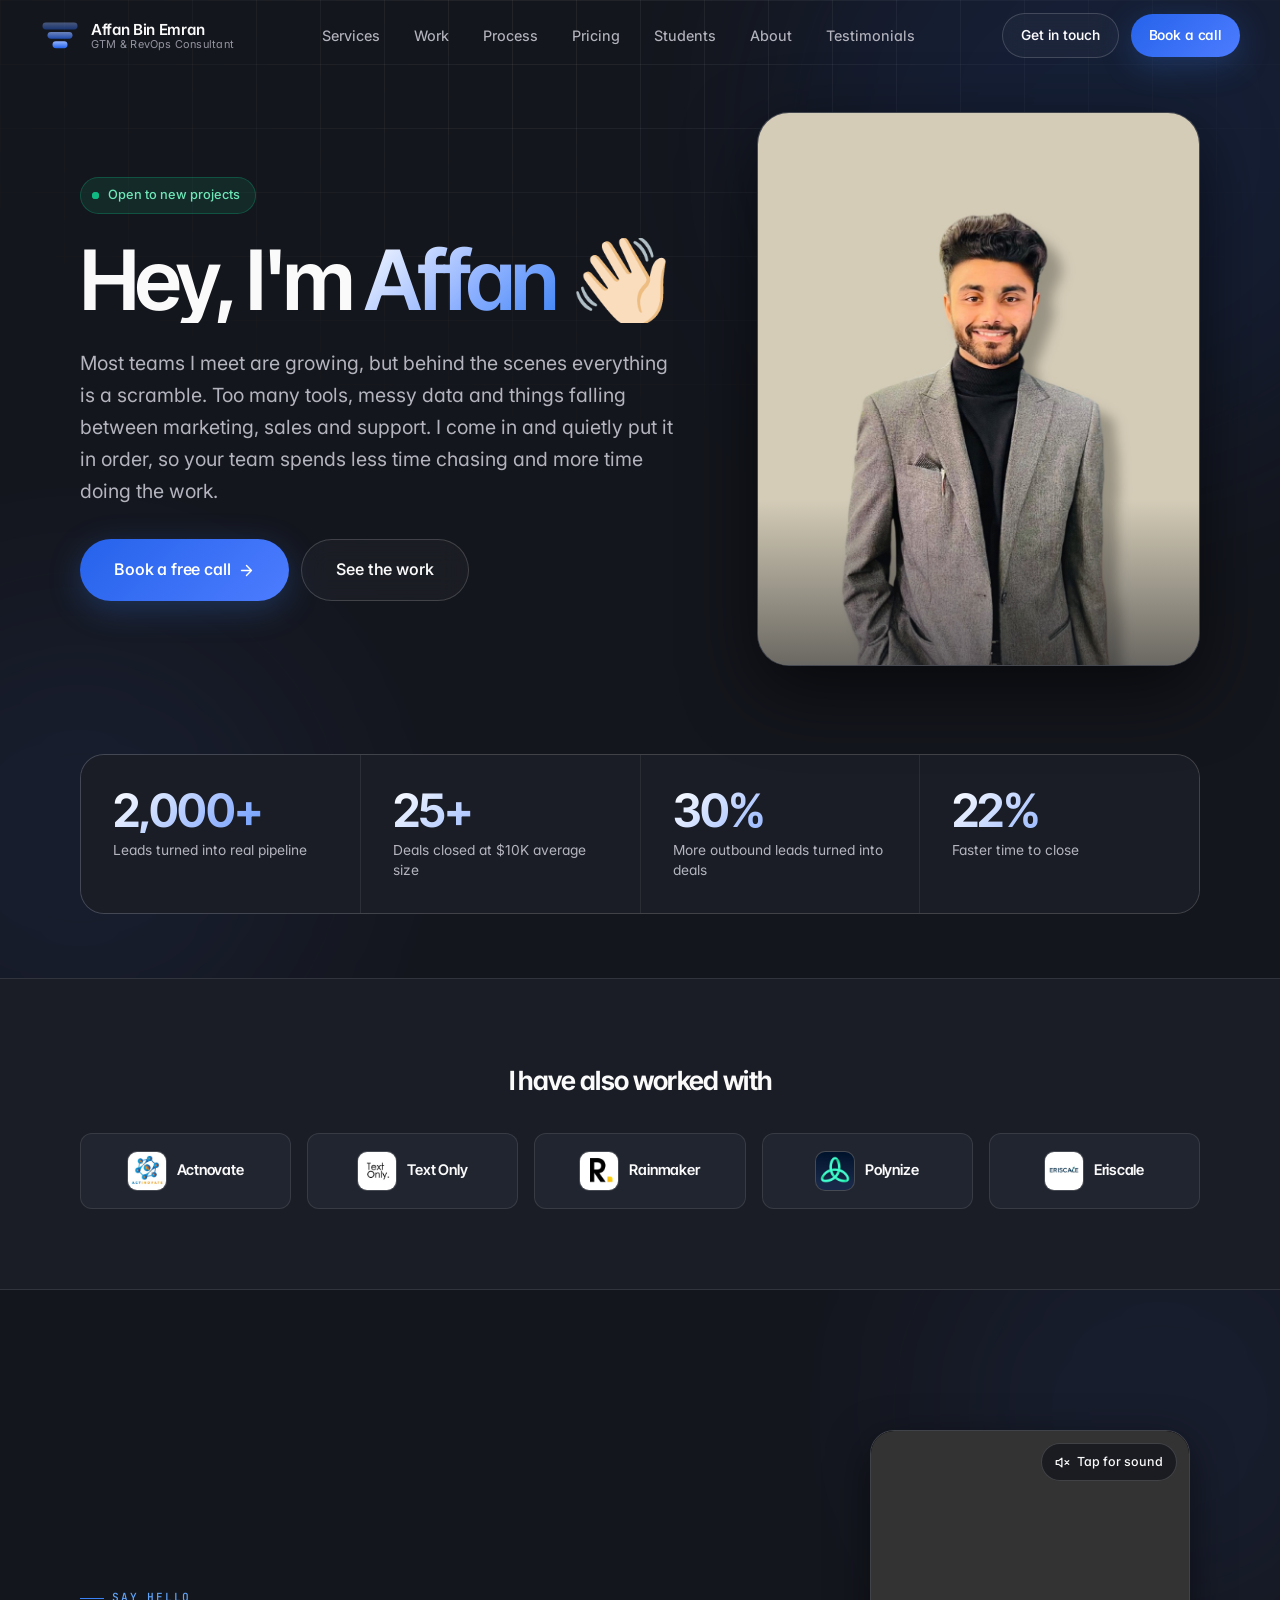
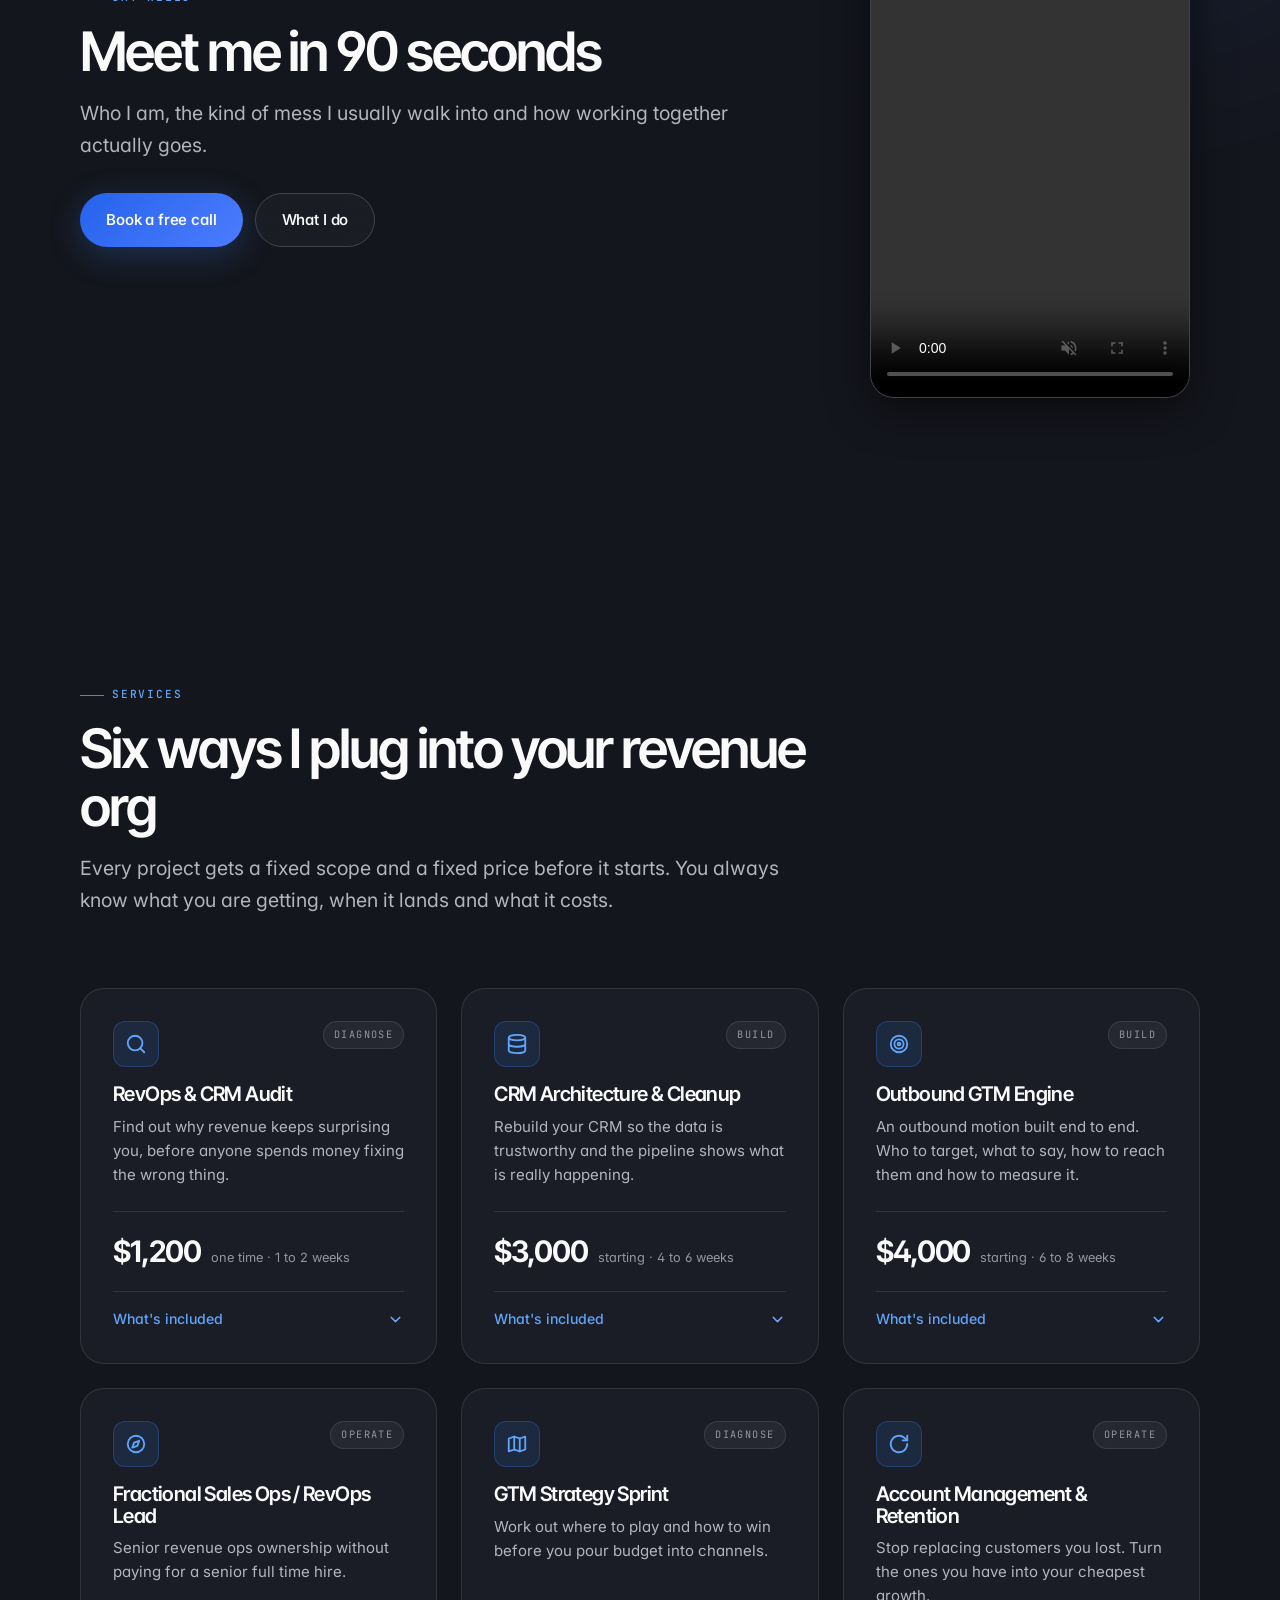
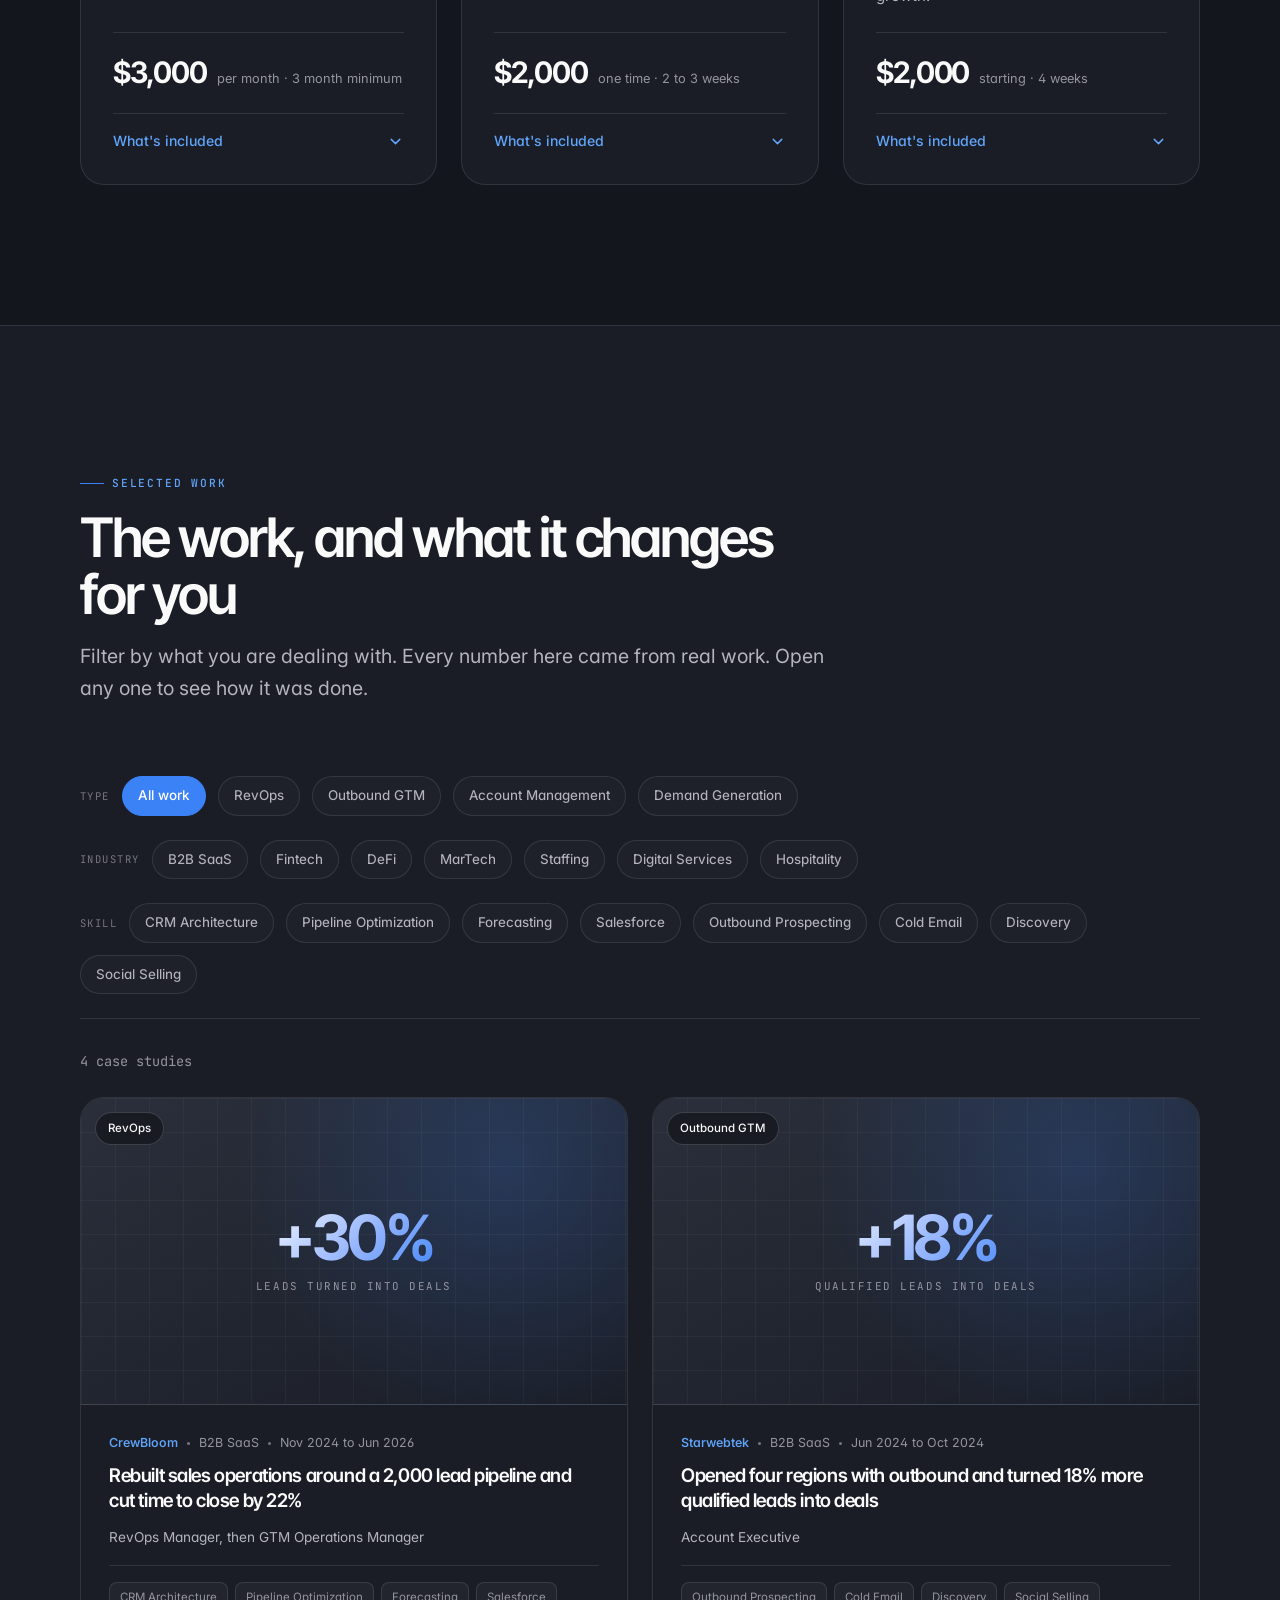
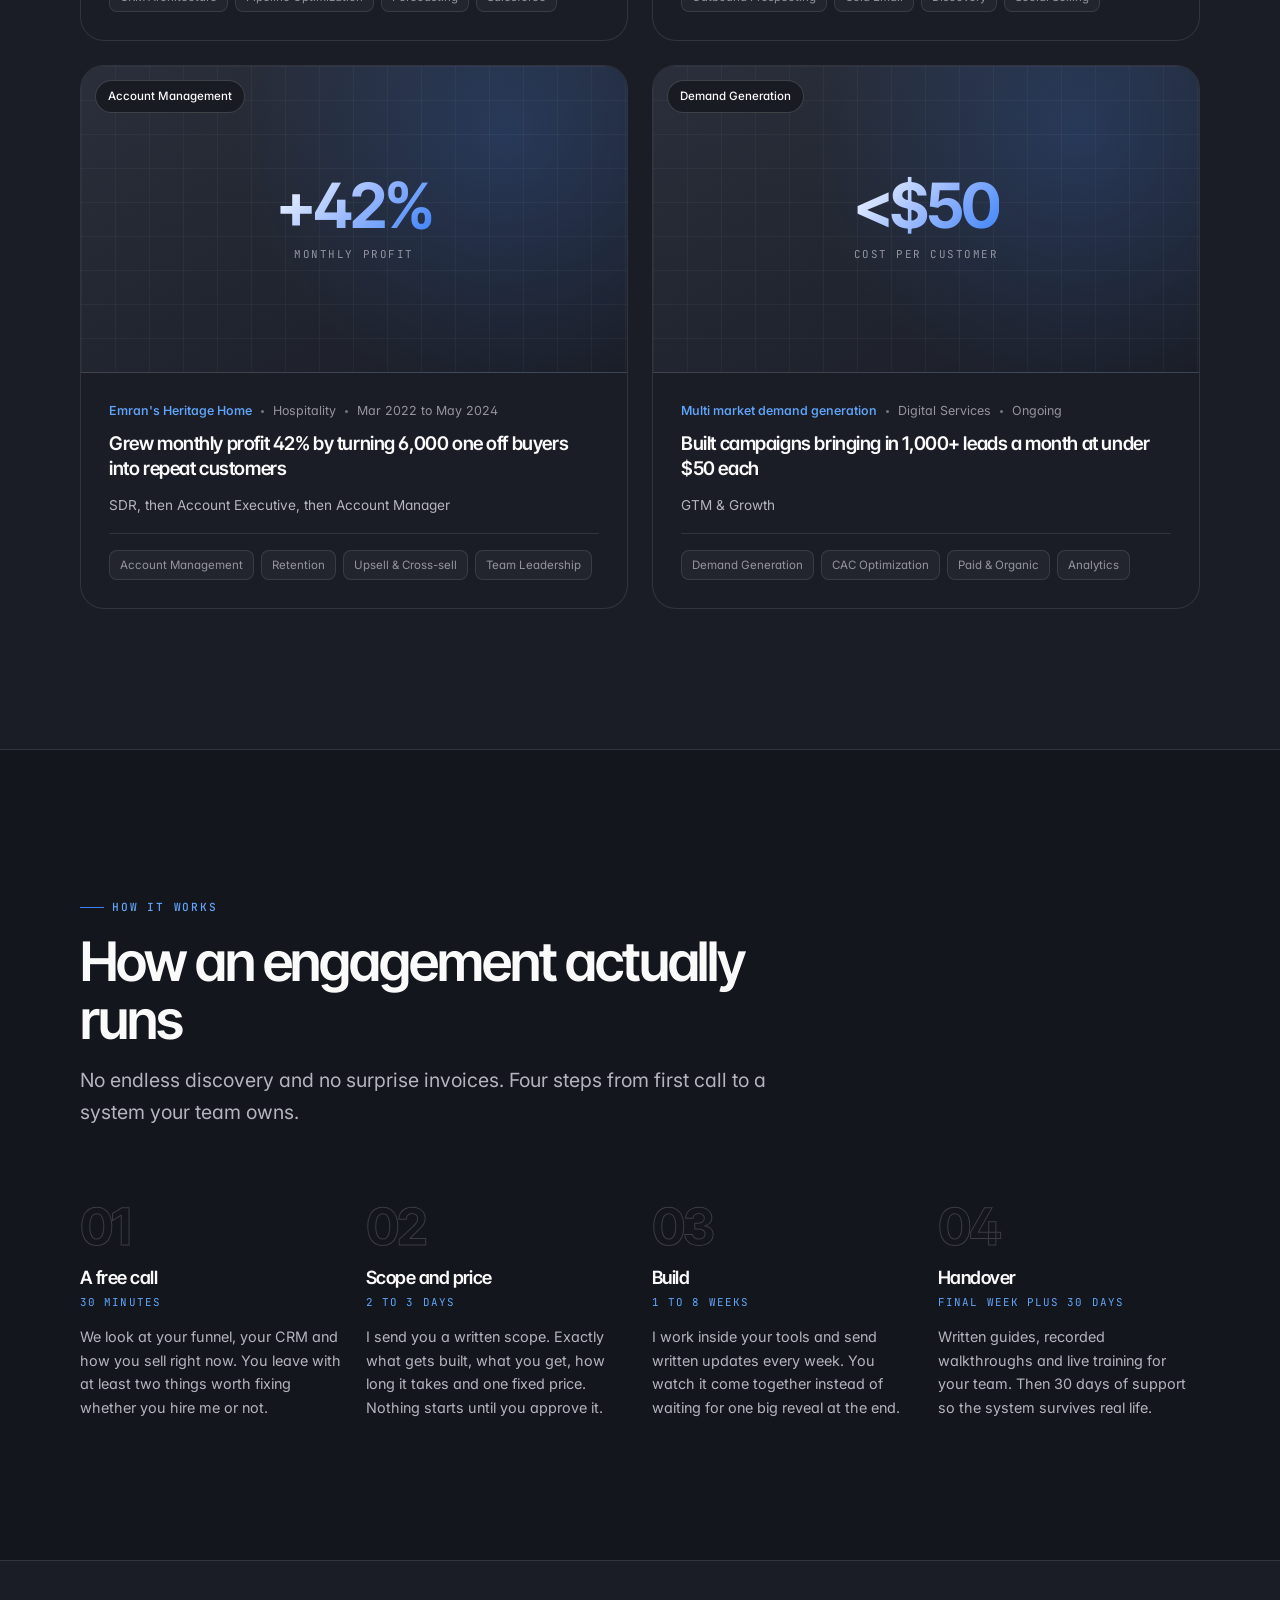
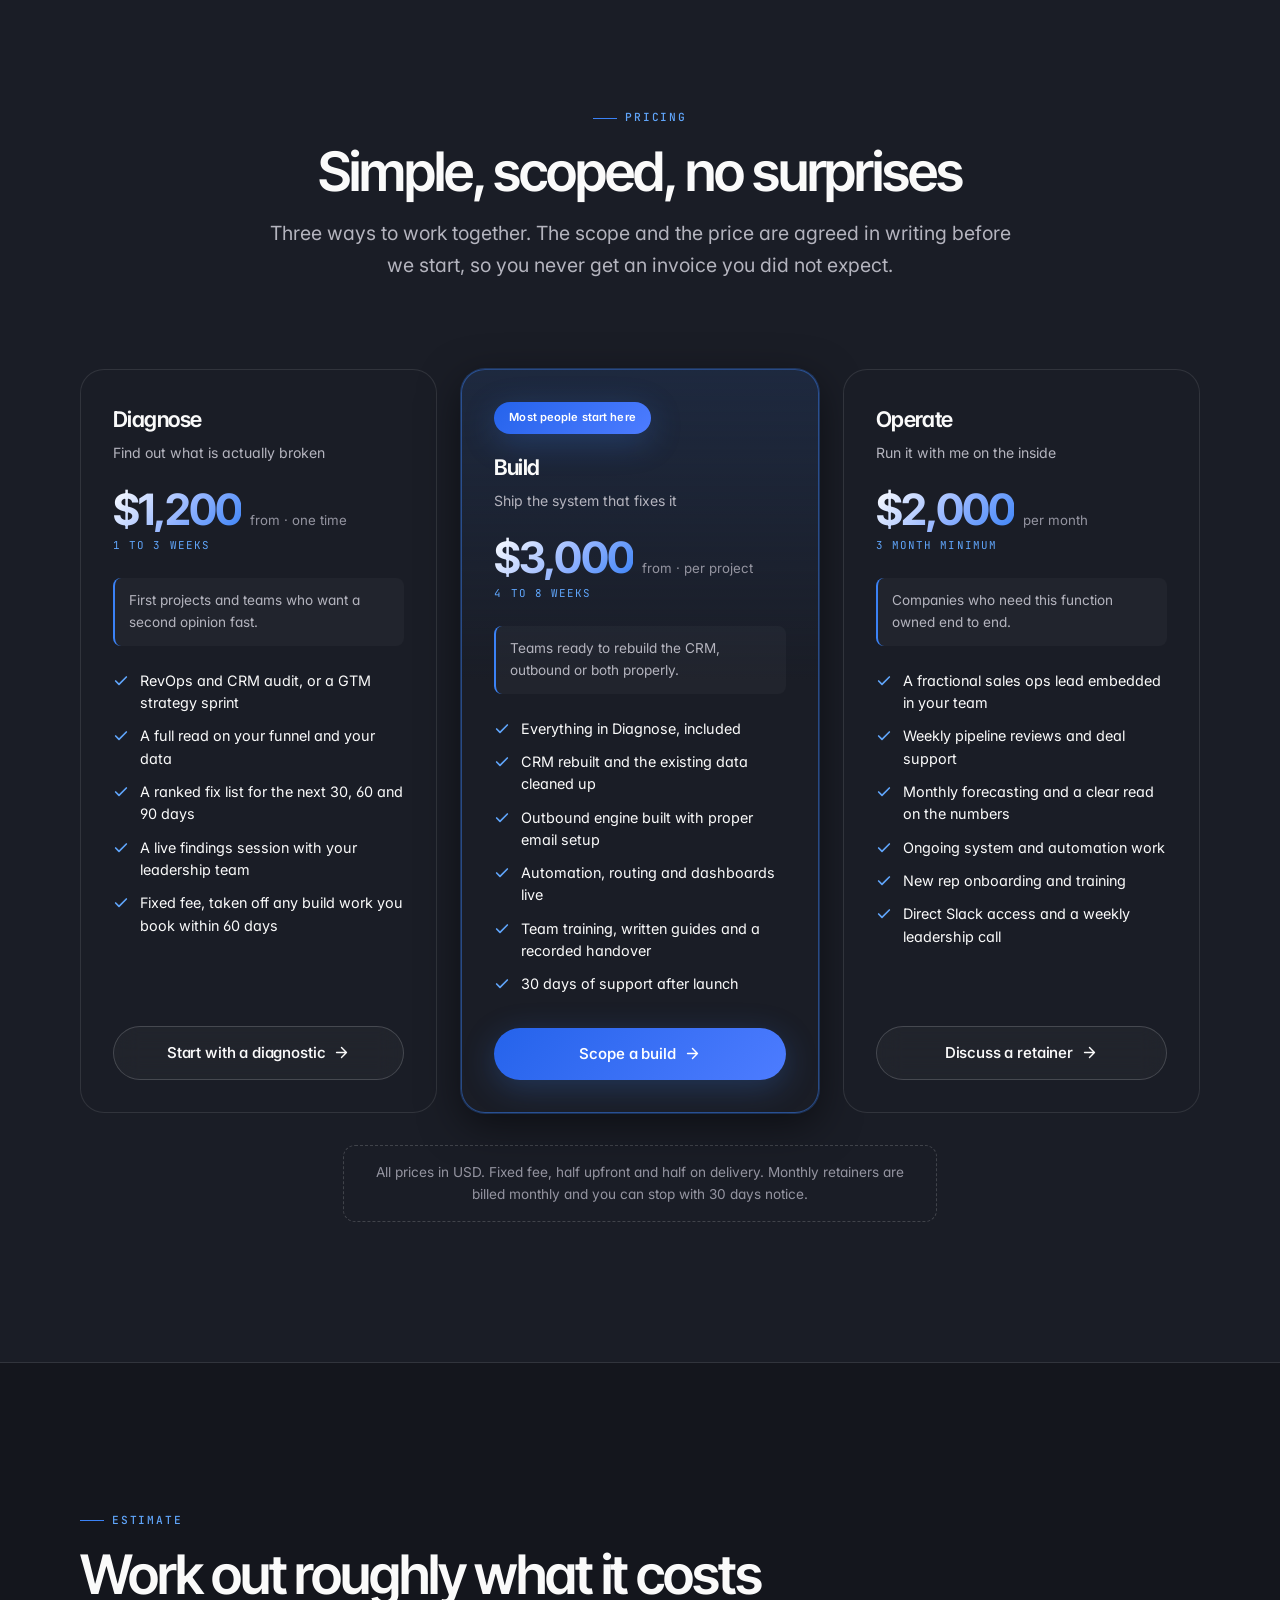
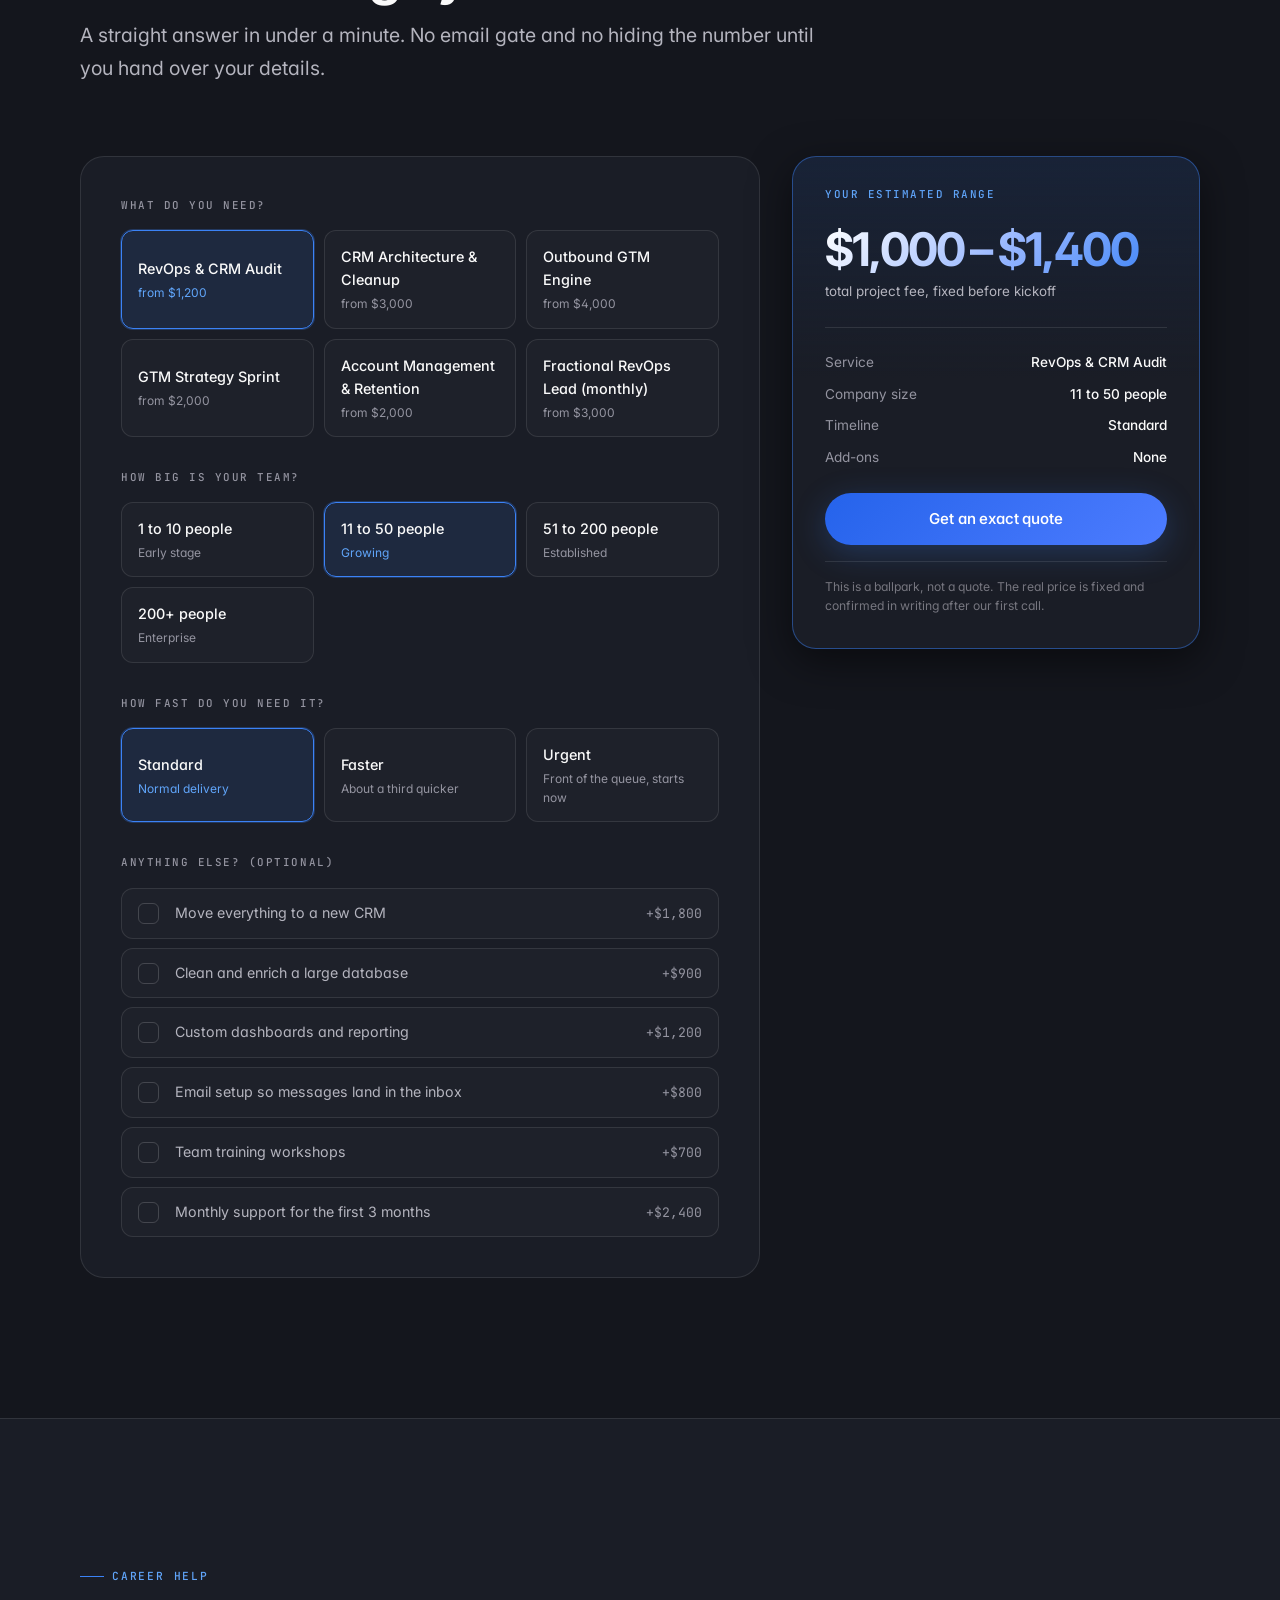
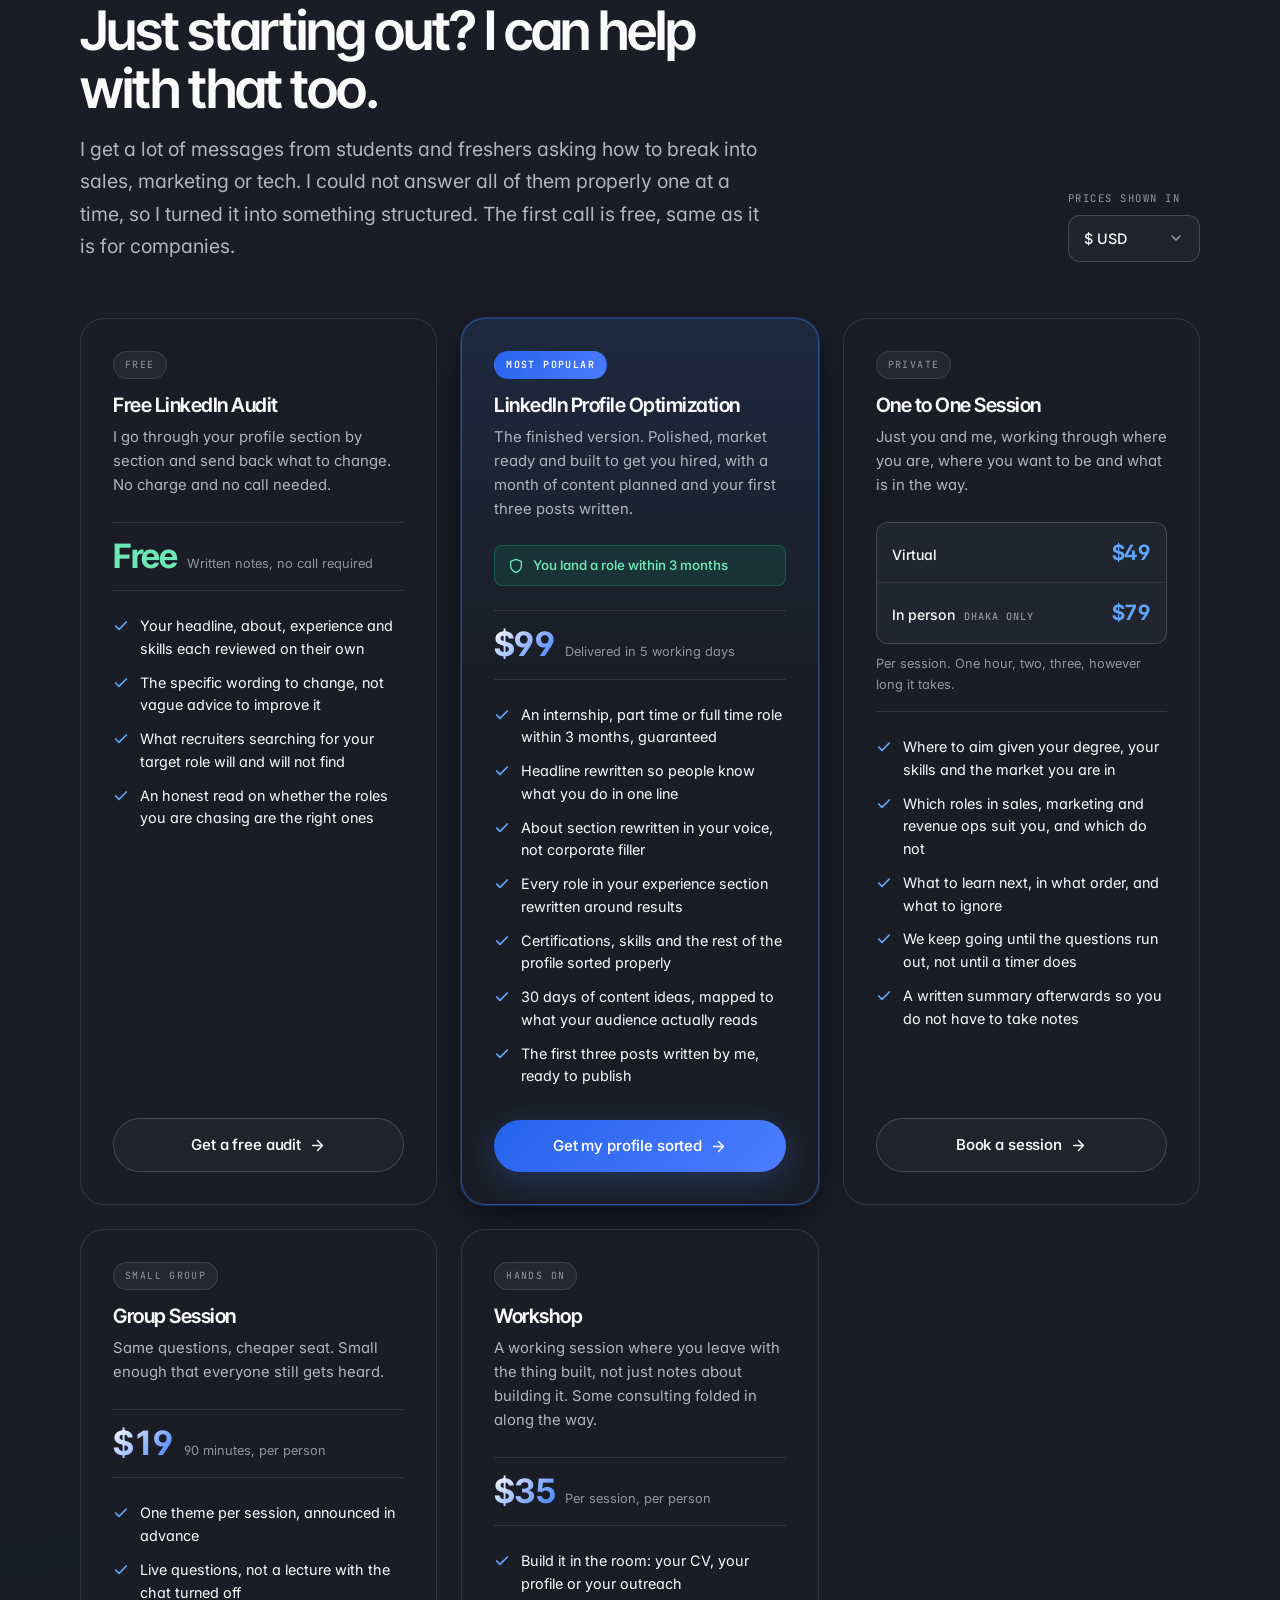
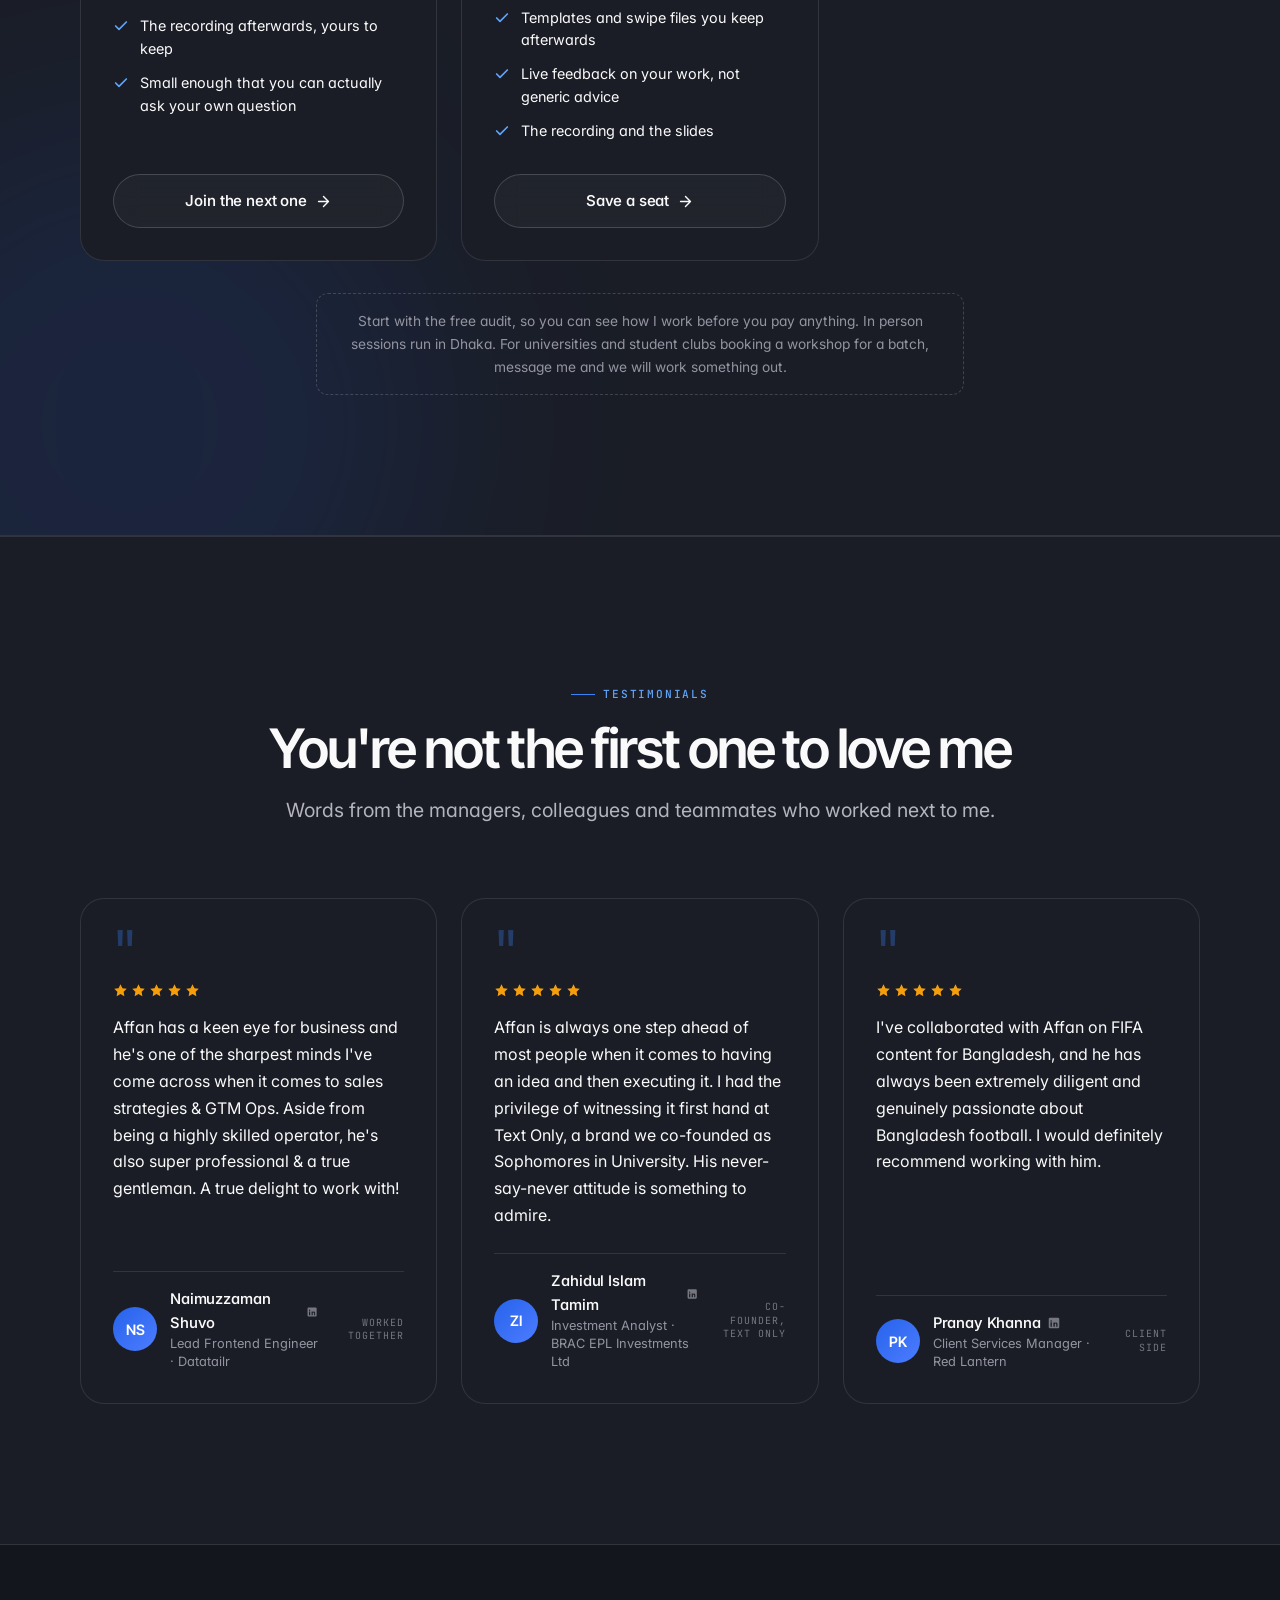
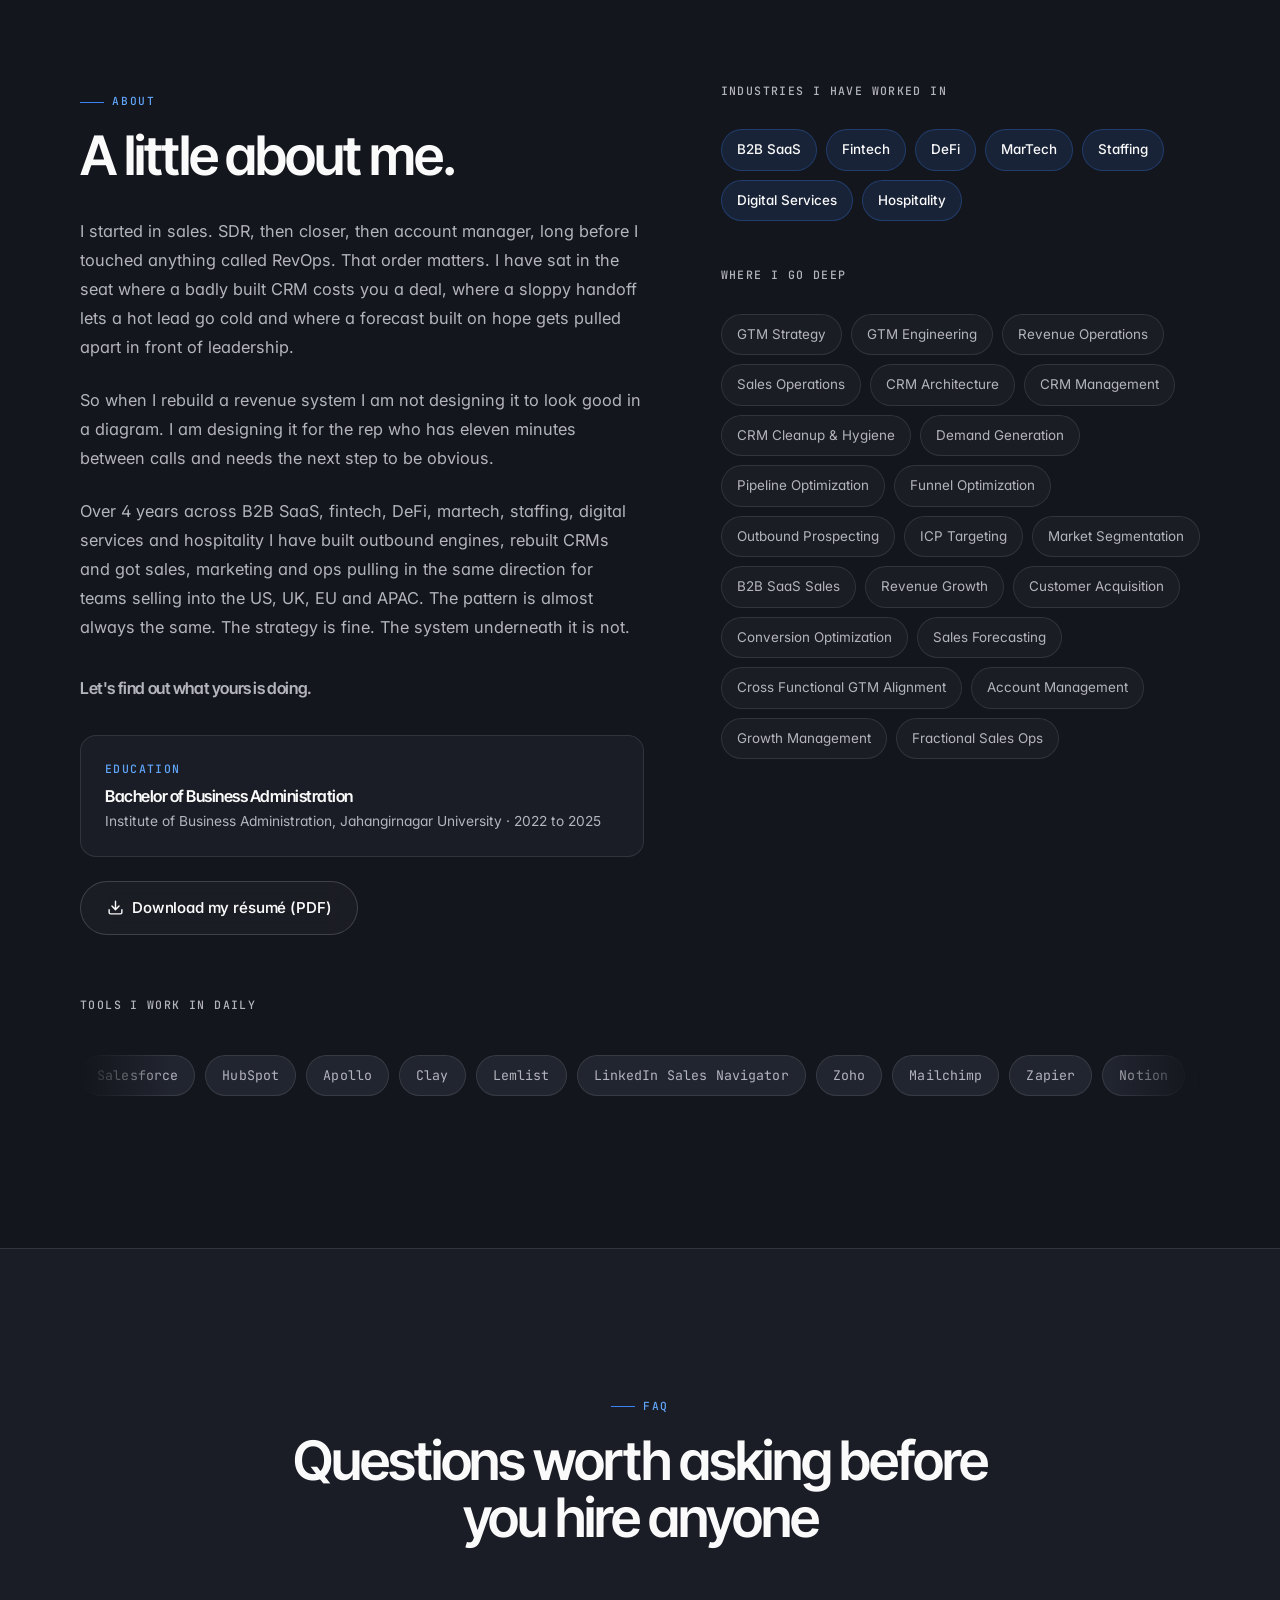
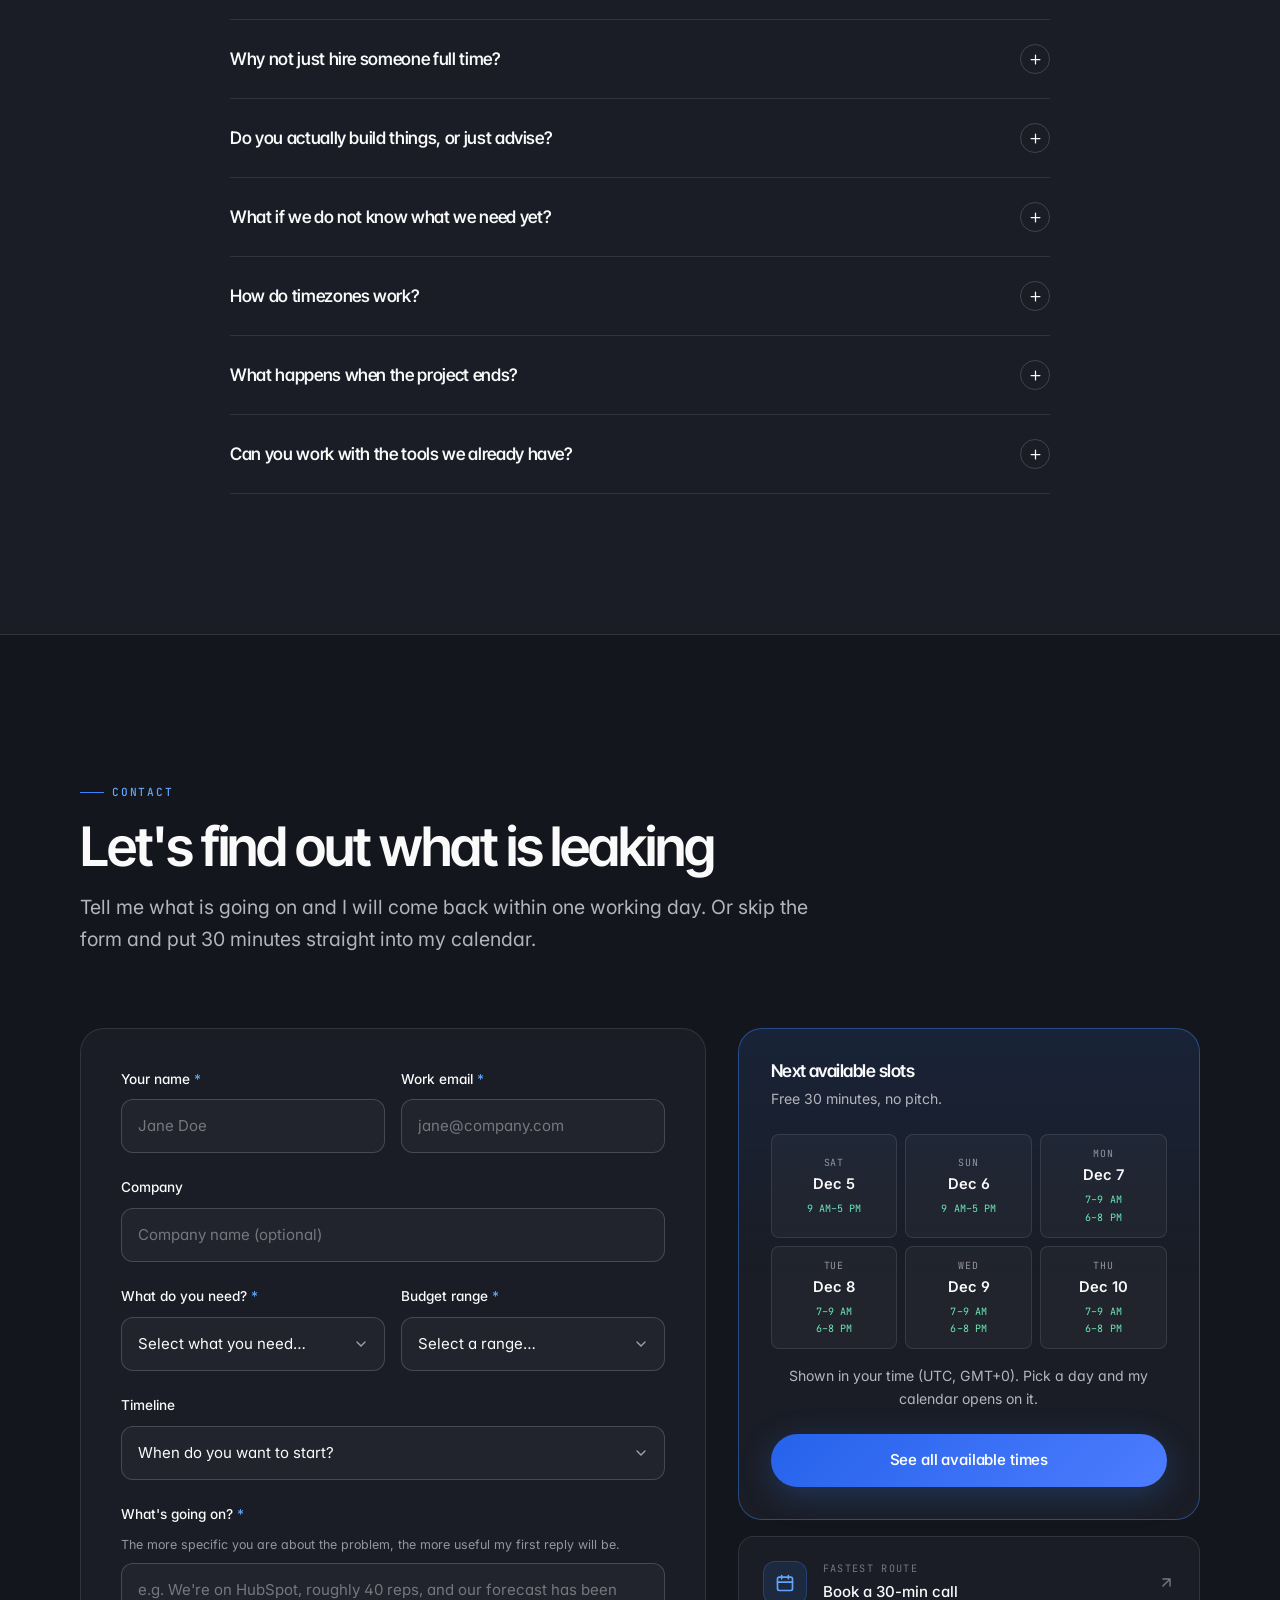
<file: index.html>
<!DOCTYPE html>
<html lang="en">
<head>
<meta charset="UTF-8">
<meta name="viewport" content="width=device-width, initial-scale=1, viewport-fit=cover">
<title>Affan Bin Emran | GTM &amp; RevOps Consultant</title>
<meta name="description" content="I help founders and small teams sort out the tools, data and handoffs between marketing, sales and support, so growth stops being chaotic.">
<meta name="author" content="Affan Bin Emran">
<meta name="theme-color" content="#14161D">

<!-- Open Graph / social sharing -->
<meta property="og:type" content="website">
<meta property="og:title" content="Affan Bin Emran | GTM &amp; RevOps Consultant">
<meta property="og:description" content="I help companies grow properly. The tools, the data and the handoffs between marketing, sales and support.">
<meta property="og:image" content="https://www.affanofficial.com/assets/img/affan.jpg">
<meta property="og:url" content="https://www.affanofficial.com/">
<link rel="canonical" href="https://www.affanofficial.com/">
<meta name="twitter:card" content="summary_large_image">

<link rel="icon" href="data:image/svg+xml,<svg xmlns='http://www.w3.org/2000/svg' viewBox='0 0 100 100'><rect width='100' height='100' rx='24' fill='%232563EB'/><text x='50' y='68' font-size='52' font-family='system-ui,sans-serif' font-weight='700' fill='white' text-anchor='middle'>A</text></svg>">

<link rel="preconnect" href="https://fonts.googleapis.com">
<link rel="preconnect" href="https://fonts.gstatic.com" crossorigin>
<link href="https://fonts.googleapis.com/css2?family=Inter:wght@300;400;450;500;550;600;700&family=Inter+Tight:wght@500;600;650;700&family=JetBrains+Mono:wght@400;500&display=swap" rel="stylesheet">

<!-- Bump ?v= after editing CSS/JS to force browsers past a cached copy -->
<link rel="stylesheet" href="assets/css/styles.css?v=40">
</head>
<body>

<div class="scroll-progress" id="scrollProgress"></div>

<!-- ====================== NAV ====================== -->
<header class="nav" id="nav">
  <div class="nav-inner">
    <a href="#top" class="brand">
      <span class="brand-mark js-initials">AE</span>
      <span class="brand-text">
        <span class="brand-name js-brand-name">Affan Bin Emran</span>
        <span class="brand-role js-brand-role">GTM &amp; RevOps Consultant</span>
      </span>
    </a>

    <nav class="nav-links" aria-label="Main">
      <a class="nav-link" href="#services">Services</a>
      <a class="nav-link" href="#work">Work</a>
      <a class="nav-link" href="#process">Process</a>
      <a class="nav-link" href="#pricing">Pricing</a>
      <a class="nav-link" href="#career">Students</a>
      <a class="nav-link" href="#about">About</a>
      <a class="nav-link" href="#testimonials">Testimonials</a>
    </nav>

    <div class="nav-cta">
      <a class="btn btn-ghost btn-sm" href="#contact">Get in touch</a>
      <a class="btn btn-primary btn-sm js-calendly" href="#" target="_blank" rel="noopener">Book a call</a>
      <button class="nav-toggle" id="navToggle" aria-label="Open menu" aria-expanded="false">
        <span></span><span></span><span></span>
      </button>
    </div>
  </div>
</header>

<div class="nav-mobile" id="navMobile">
  <a class="m-link" href="#services">Services <span>01</span></a>
  <a class="m-link" href="#work">Work <span>02</span></a>
  <a class="m-link" href="#process">Process <span>03</span></a>
  <a class="m-link" href="#pricing">Pricing <span>04</span></a>
  <a class="m-link" href="#estimate">Estimate <span>05</span></a>
  <a class="m-link" href="#career">For students <span>06</span></a>
  <a class="m-link" href="#testimonials">Testimonials <span>07</span></a>
  <a class="m-link" href="#about">About <span>08</span></a>
  <a class="m-link" href="#contact">Contact <span>09</span></a>
  <a class="btn btn-primary btn-lg js-calendly" href="#" target="_blank" rel="noopener">Book a free call</a>
</div>

<main id="top">

<!-- ====================== HERO ====================== -->
<section class="hero">
  <div class="grid-bg"></div>
  <div class="glow glow-a"></div>
  <div class="glow glow-b"></div>

  <div class="container rel">
    <div class="hero-grid">
      <div class="hero-copy">
        <div class="badge-avail">
          <span class="pulse-dot"></span>
          <span id="heroAvail">Open to new projects</span>
        </div>

        <h1 class="h-display" id="heroHeadline"></h1>
        <p class="lede hero-sub" id="heroSub"></p>

        <div class="hero-actions">
          <a class="btn btn-primary btn-lg" id="heroPrimary" href="#" target="_blank" rel="noopener"></a>
          <a class="btn btn-ghost btn-lg" id="heroSecondary" href="#work"></a>
        </div>
      </div>

      <div class="hero-visual">
        <div class="portrait-wrap" id="portrait"></div>
      </div>
    </div>

    <div class="metrics-strip reveal" id="metricsStrip"></div>
  </div>
</section>

<!-- ====================== LOGO WALL ====================== -->
<section class="logos-sec">
  <div class="container">
    <p class="logos-head" id="logosHeading"></p>
    <div class="logo-wall" id="logoWall"></div>
  </div>
</section>

<!-- ====================== VIDEO INTRO ====================== -->
<section class="section-pad" id="intro">
  <div class="glow glow-b" style="top:-120px;right:-120px;"></div>
  <div class="container rel">
    <div class="intro-grid">
      <div class="reveal">
        <span class="eyebrow">Say hello</span>
        <h2 class="h-section" id="introHeading"></h2>
        <p class="lede" id="introBlurb" style="margin-top:var(--space-4)"></p>
        <div class="hero-actions" style="margin-top:var(--space-6)">
          <a class="btn btn-primary js-calendly" href="#" target="_blank" rel="noopener">Book a free call</a>
          <a class="btn btn-ghost" href="#services">What I do</a>
        </div>
      </div>

      <div class="reveal intro-video">
        <div class="video-card">
          <div class="video-frame" id="videoFrame"></div>
        </div>
      </div>
    </div>
  </div>
</section>

<!-- ====================== SERVICES ====================== -->
<section class="section-pad" id="services">
  <div class="container">
    <div class="section-head reveal">
      <span class="eyebrow">Services</span>
      <h2 class="h-section" id="servicesHeading"></h2>
      <p class="lede" id="servicesSubhead"></p>
    </div>
    <div class="services-grid reveal-stagger" id="servicesGrid"></div>
  </div>
</section>

<!-- ====================== WORK ====================== -->
<section class="section-pad" id="work" style="background:var(--bg-elev-1);border-block:1px solid var(--border);">
  <div class="container">
    <div class="section-head reveal">
      <span class="eyebrow">Selected work</span>
      <h2 class="h-section" id="workHeading"></h2>
      <p class="lede" id="workSubhead"></p>
    </div>

    <div class="filter-bar reveal" id="filterBar"></div>
    <p class="work-count" id="workCount"></p>
    <div class="work-grid" id="workGrid"></div>
  </div>
</section>

<!-- ====================== PROCESS ====================== -->
<section class="section-pad" id="process">
  <div class="container">
    <div class="section-head reveal">
      <span class="eyebrow">How it works</span>
      <h2 class="h-section" id="processHeading"></h2>
      <p class="lede" id="processSubhead"></p>
    </div>
    <div class="process-grid reveal-stagger" id="processGrid"></div>
  </div>
</section>

<!-- ====================== PRICING ====================== -->
<section class="section-pad" id="pricing" style="background:var(--bg-elev-1);border-block:1px solid var(--border);">
  <div class="container">
    <div class="section-head center reveal">
      <span class="eyebrow">Pricing</span>
      <h2 class="h-section" id="pricingHeading"></h2>
      <p class="lede" id="pricingSubhead"></p>
    </div>
    <div class="tiers-grid reveal-stagger" id="tiersGrid"></div>
    <p class="pricing-note" id="pricingNote"></p>
  </div>
</section>

<!-- ====================== ESTIMATE CALCULATOR ====================== -->
<section class="section-pad" id="estimate">
  <div class="container">
    <div class="section-head reveal">
      <span class="eyebrow">Estimate</span>
      <h2 class="h-section" id="calcHeading"></h2>
      <p class="lede" id="calcSubhead"></p>
    </div>

    <div class="calc-wrap">
      <div class="calc-panel reveal" id="calcPanel">
        <div class="calc-field">
          <label>What do you need?</label>
          <div class="opt-grid" id="calcServices"></div>
        </div>
        <div class="calc-field">
          <label>How big is your team?</label>
          <div class="opt-grid" id="calcSizes"></div>
        </div>
        <div class="calc-field">
          <label>How fast do you need it?</label>
          <div class="opt-grid" id="calcTimelines"></div>
        </div>
        <div class="calc-field">
          <label>Anything else? (optional)</label>
          <div class="addon-list" id="calcAddons"></div>
        </div>
      </div>

      <aside class="calc-result reveal">
        <h4>Your estimated range</h4>
        <div class="estimate-range" id="estimateRange">...</div>
        <p class="estimate-unit" id="estimateUnit"></p>
        <div class="calc-summary" id="calcSummary"></div>
        <a class="btn btn-primary btn-block" id="calcToContact" href="#contact">
          Get an exact quote
        </a>
        <p class="calc-disclaimer" id="calcDisclaimer"></p>
      </aside>
    </div>
  </div>
</section>

<!-- ====================== CAREER HELP ====================== -->
<section class="section-pad" id="career" style="background:var(--bg-elev-1);border-block:1px solid var(--border);">
  <div class="glow glow-a" style="bottom:-200px;left:-180px;"></div>
  <div class="container rel">
    <div class="career-head reveal">
      <div>
        <span class="eyebrow" id="careerEyebrow"></span>
        <h2 class="h-section" id="careerHeading"></h2>
        <p class="lede" id="careerIntro" style="margin-top:var(--space-4)"></p>
      </div>

      <div class="currency-pick">
        <label for="currencySelect" id="currencyNote"></label>
        <select class="select" id="currencySelect" aria-label="Choose the currency prices are shown in"></select>
      </div>
    </div>

    <div class="career-grid reveal-stagger" id="careerGrid"></div>
    <p class="career-smallprint" id="careerSmallprint"></p>
  </div>
</section>

<!-- ====================== TESTIMONIALS ====================== -->
<section class="section-pad" id="testimonials" style="background:var(--bg-elev-1);border-block:1px solid var(--border);">
  <div class="container">
    <div class="section-head center reveal">
      <span class="eyebrow">Testimonials</span>
      <h2 class="h-section" id="testiHeading"></h2>
      <p class="lede" id="testiSubhead"></p>
    </div>
    <div class="testi-grid reveal-stagger" id="testiGrid"></div>
  </div>
</section>

<!-- ====================== ABOUT + VIDEO ====================== -->
<section class="section-pad" id="about">
  <div class="container">
    <div class="about-grid">
      <div class="reveal">
        <span class="eyebrow">About</span>
        <h2 class="h-section" id="aboutHeading" style="margin-bottom:var(--space-6)"></h2>
        <div class="about-body" id="aboutBody"></div>

        <div class="edu-card" id="eduCard"></div>
        <div id="resumeCta" style="margin-top:var(--space-5)"></div>
      </div>

      <div class="reveal">
        <h5 class="mono" style="color:var(--fg-muted)">Industries I have worked in</h5>
        <div class="expertise-grid" id="industriesGrid"></div>

        <h5 class="mono" style="color:var(--fg-muted);margin-top:var(--space-7)">Where I go deep</h5>
        <div class="expertise-grid" id="expertiseGrid"></div>
      </div>
    </div>

    <h5 class="mono" style="color:var(--fg-muted);margin-top:var(--space-8)">Tools I work in daily</h5>
    <div class="tools-marquee">
      <div class="tools-track" id="toolsTrack"></div>
    </div>
  </div>
</section>

<!-- ====================== FAQ ====================== -->
<section class="section-pad" id="faq" style="background:var(--bg-elev-1);border-block:1px solid var(--border);">
  <div class="container">
    <div class="section-head center reveal">
      <span class="eyebrow">FAQ</span>
      <h2 class="h-section" id="faqHeading"></h2>
    </div>
    <div class="faq-list reveal" id="faqList"></div>
  </div>
</section>

<!-- ====================== CONTACT ====================== -->
<section class="section-pad" id="contact">
  <div class="container">
    <div class="section-head reveal">
      <span class="eyebrow">Contact</span>
      <h2 class="h-section" id="contactHeading"></h2>
      <p class="lede" id="contactSubhead"></p>
    </div>

    <div class="contact-grid">
      <!-- FORM -->
      <div class="form-panel reveal">
        <form id="contactForm" novalidate>
          <div class="form-row">
            <div class="field">
              <label for="name">Your name <span class="req">*</span></label>
              <input class="input" type="text" id="name" name="name" autocomplete="name" placeholder="Jane Doe">
            </div>
            <div class="field">
              <label for="email">Work email <span class="req">*</span></label>
              <input class="input" type="email" id="email" name="email" autocomplete="email" placeholder="jane@company.com">
            </div>
          </div>

          <div class="field">
            <label for="company">Company</label>
            <input class="input" type="text" id="company" name="company" autocomplete="organization" placeholder="Company name (optional)">
          </div>

          <div class="form-row">
            <div class="field">
              <label for="projectType">What do you need? <span class="req">*</span></label>
              <select class="select" id="projectType" name="projectType"></select>
            </div>
            <div class="field">
              <label for="budget">Budget range <span class="req">*</span></label>
              <select class="select" id="budget" name="budget"></select>
            </div>
          </div>

          <div class="field">
            <label for="timeline">Timeline</label>
            <select class="select" id="timeline" name="timeline"></select>
          </div>

          <div class="field">
            <label for="details">What's going on? <span class="req">*</span></label>
            <p class="field-hint">The more specific you are about the problem, the more useful my first reply will be.</p>
            <textarea class="textarea" id="details" name="details" maxlength="1500"
              placeholder="e.g. We're on HubSpot, roughly 40 reps, and our forecast has been wrong three quarters running. Pipeline data is a mess and nobody trusts the dashboards…"></textarea>
            <span class="char-count" id="detailsCount">0 / 1500</span>
          </div>

          <button class="btn btn-primary btn-lg btn-block" type="submit" id="submitBtn">Send message</button>
        </form>

        <div class="form-success" id="formSuccess">
          <div class="success-ring">
            <svg viewBox="0 0 24 24" fill="none" stroke="currentColor" stroke-width="2.5" stroke-linecap="round" stroke-linejoin="round">
              <path d="M20 6L9 17l-5-5"/>
            </svg>
          </div>
          <h3>Got it, <span id="successName">there</span>.</h3>
          <p>Your message is with me. I read every one myself and you will get a real reply
             within one working day. Not an autoresponder.</p>
          <p style="font-size:0.9rem">Do not want to wait? Put 30 minutes straight into my calendar.</p>
          <div style="display:flex;gap:12px;justify-content:center;flex-wrap:wrap;margin-top:24px">
            <a class="btn btn-primary js-calendly" href="#" target="_blank" rel="noopener">Book a call now</a>
            <button class="btn btn-ghost" id="resetForm" type="button">Send another message</button>
          </div>
        </div>
      </div>

      <!-- SIDE -->
      <aside class="contact-side">
        <div class="booking-card reveal">
          <h4>Next available slots</h4>
          <p>Free 30 minutes, no pitch.</p>
          <div class="slot-grid" id="slotGrid"></div>
          <p class="slot-note" id="slotNote"></p>
          <a class="btn btn-primary btn-block js-calendly" href="#" target="_blank" rel="noopener">
            See all available times
          </a>
        </div>

        <div id="contactMethods" style="display:flex;flex-direction:column;gap:12px"></div>
        <div class="response-promise" id="responsePromise"></div>
      </aside>
    </div>
  </div>
</section>

<!-- ====================== FINAL CTA ====================== -->
<section class="section-pad final-cta">
  <div class="glow glow-a"></div>
  <div class="container rel">
    <div class="cta-box reveal">
      <h2 class="h-section" id="ctaHeading"></h2>
      <p id="ctaBody"></p>
      <div class="cta-actions">
        <a class="btn btn-primary btn-lg" id="ctaPrimary" href="#" target="_blank" rel="noopener"></a>
        <a class="btn btn-ghost btn-lg" id="ctaSecondary" href="#contact"></a>
      </div>
    </div>
  </div>
</section>

</main>

<!-- ====================== FOOTER ====================== -->
<footer class="footer">
  <div class="container">
    <div class="footer-grid">
      <div>
        <a href="#top" class="brand">
          <span class="brand-mark js-initials">AE</span>
          <span class="brand-text">
            <span class="brand-name js-brand-name">Affan Bin Emran</span>
            <span class="brand-role js-brand-role">GTM &amp; RevOps Consultant</span>
          </span>
        </a>
        <p class="footer-tagline" id="footerTagline"></p>
        <p class="footer-tagline" id="footerLocation" style="margin-top:12px;font-size:0.85rem;color:var(--fg-faint)"></p>
      </div>

      <div>
        <h5>Services</h5>
        <div class="footer-links" id="footerServices"></div>
      </div>

      <div>
        <h5>Navigate</h5>
        <div class="footer-links">
          <a href="#work">Case studies</a>
          <a href="#pricing">Pricing</a>
          <a href="#estimate">Estimate calculator</a>
          <a href="#testimonials">Testimonials</a>
          <a href="#faq">FAQ</a>
          <a href="#contact">Contact</a>
        </div>
      </div>
    </div>

    <div class="footer-bottom">
      <span id="footerCredit"></span>
      <div class="footer-social" id="footerSocial"></div>
    </div>
  </div>
</footer>

<!-- ====================== CASE STUDY MODAL ====================== -->
<div class="modal-backdrop" id="modalBackdrop"></div>

<script src="assets/js/content.js?v=40"></script>
<script src="assets/js/app.js?v=40"></script>
</body>
</html>
</file>
<file: assets/css/styles.css>
/* ==========================================================================
   AFFAN BIN EMRAN — GTM & RevOps Consultant
   Design system: Dark Authority + Electric Blue
   ========================================================================== */

/* --------------------------------------------------------------------------
   1. DESIGN TOKENS
   -------------------------------------------------------------------------- */
:root {
  /* Surfaces. Slate rather than black: a hint of blue in the neutrals reads as
     chosen instead of switched off, and it gives the accent something to sit on. */
  --bg:            #14161D;
  --bg-elev-1:     #1A1D26;
  --bg-elev-2:     #21252F;
  --bg-elev-3:     #2A2F3B;
  --bg-glass:      rgba(33, 37, 47, 0.72);
  --bg-glass-hi:   rgba(42, 47, 59, 0.85);

  /* Text */
  --fg:            #FAFAFA;
  --fg-muted:      #B4B4BE;
  --fg-dim:        #9494A0;
  --fg-faint:      #76767F;

  /* Accent — electric blue */
  --accent:        #3B82F6;
  --accent-hi:     #60A5FA;
  --accent-deep:   #1D4ED8;
  --accent-glow:   rgba(59, 130, 246, 0.35);
  --accent-soft:   rgba(59, 130, 246, 0.12);
  --accent-line:   rgba(59, 130, 246, 0.28);
  --grad-accent:   linear-gradient(135deg, #2563EB 0%, #4D7CFF 100%);
  --grad-text:     linear-gradient(135deg, #FFFFFF 0%, #93B4FF 55%, #3B82F6 100%);

  /* Semantic */
  --success:       #10B981;
  --success-soft:  rgba(16, 185, 129, 0.12);
  --danger:        #EF4444;
  --danger-soft:   rgba(239, 68, 68, 0.12);
  --warning:       #F59E0B;

  /* Borders. Slightly stronger than before so edges still read on lighter ground */
  --border:        rgba(255, 255, 255, 0.10);
  --border-hi:     rgba(255, 255, 255, 0.17);
  --border-accent: rgba(59, 130, 246, 0.45);

  /* Typography */
  --font-display: "Inter Tight", "Inter", -apple-system, BlinkMacSystemFont, "Segoe UI", sans-serif;
  --font-body:    "Inter", -apple-system, BlinkMacSystemFont, "Segoe UI", Roboto, sans-serif;
  --font-mono:    "JetBrains Mono", ui-monospace, "SF Mono", Menlo, monospace;

  /* Spacing scale */
  --space-1: 4px;   --space-2: 8px;   --space-3: 12px;  --space-4: 16px;
  --space-5: 24px;  --space-6: 32px;  --space-7: 48px;  --space-8: 64px;
  --space-9: 96px;  --space-10: 128px;

  /* Radii */
  --r-sm: 8px;  --r-md: 12px;  --r-lg: 16px;  --r-xl: 24px;  --r-2xl: 32px;  --r-full: 999px;

  /* Shadows */
  --shadow-sm:  0 1px 2px rgba(0,0,0,0.4);
  --shadow-md:  0 4px 16px rgba(0,0,0,0.4);
  --shadow-lg:  0 12px 40px rgba(0,0,0,0.5);
  --shadow-xl:  0 24px 70px rgba(0,0,0,0.6);
  --shadow-accent: 0 8px 32px rgba(59, 130, 246, 0.25);

  /* Motion */
  --ease-out:    cubic-bezier(0.16, 1, 0.3, 1);
  --ease-spring: cubic-bezier(0.34, 1.56, 0.64, 1);
  --ease-in-out: cubic-bezier(0.65, 0, 0.35, 1);
  --dur-fast: 150ms;  --dur: 250ms;  --dur-slow: 400ms;

  /* Layout */
  --container: 1200px;
  --container-wide: 1400px;
  --nav-h: 72px;
}

/* --------------------------------------------------------------------------
   2. RESET & BASE
   -------------------------------------------------------------------------- */
*, *::before, *::after { box-sizing: border-box; }
* { margin: 0; padding: 0; }

html {
  scroll-behavior: smooth;
  scroll-padding-top: calc(var(--nav-h) + 24px);
  -webkit-text-size-adjust: 100%;
}

body {
  font-family: var(--font-body);
  background: var(--bg);
  color: var(--fg);
  font-size: 16px;
  line-height: 1.6;
  -webkit-font-smoothing: antialiased;
  -moz-osx-font-smoothing: grayscale;
  overflow-x: hidden;
  font-feature-settings: "cv02", "cv03", "cv04", "cv11";
}

body.no-scroll { overflow: hidden; }

img, svg, video { display: block; max-width: 100%; height: auto; }
button, input, select, textarea { font: inherit; color: inherit; }
button { background: none; border: none; cursor: pointer; }
a { color: inherit; text-decoration: none; }
ul, ol { list-style: none; }

::selection { background: var(--accent); color: #fff; }

:focus-visible {
  outline: 2px solid var(--accent-hi);
  outline-offset: 3px;
  border-radius: 4px;
}

/* Scrollbar */
::-webkit-scrollbar { width: 10px; height: 10px; }
::-webkit-scrollbar-track { background: var(--bg); }
::-webkit-scrollbar-thumb { background: var(--bg-elev-3); border-radius: 999px; border: 2px solid var(--bg); }
::-webkit-scrollbar-thumb:hover { background: var(--fg-faint); }

/* --------------------------------------------------------------------------
   3. TYPOGRAPHY
   -------------------------------------------------------------------------- */
h1, h2, h3, h4, h5 {
  font-family: var(--font-display);
  font-weight: 600;
  letter-spacing: -0.03em;
  line-height: 1.08;
}

.h-display {
  font-size: clamp(2.6rem, 7vw, 5.2rem);
  font-weight: 620;
  letter-spacing: -0.045em;
  line-height: 1.02;
}

.h-section {
  font-size: clamp(2rem, 4.4vw, 3.4rem);
  font-weight: 600;
  letter-spacing: -0.038em;
  line-height: 1.06;
}

.h-card { font-size: 1.3rem; font-weight: 600; letter-spacing: -0.02em; }

.lede {
  font-size: clamp(1.05rem, 1.6vw, 1.22rem);
  color: var(--fg-muted);
  line-height: 1.65;
  max-width: 62ch;
}

.mono {
  font-family: var(--font-mono);
  font-size: 0.72rem;
  letter-spacing: 0.12em;
  text-transform: uppercase;
  font-weight: 500;
}

.text-accent { color: var(--accent-hi); }
.text-muted  { color: var(--fg-muted); }

.grad-text {
  background: var(--grad-text);
  -webkit-background-clip: text;
  background-clip: text;
  -webkit-text-fill-color: transparent;
  color: transparent;
}

/* --------------------------------------------------------------------------
   4. LAYOUT
   -------------------------------------------------------------------------- */
.container {
  width: 100%;
  max-width: var(--container);
  margin-inline: auto;
  padding-inline: clamp(20px, 5vw, 40px);
}
.container-wide { max-width: var(--container-wide); }

section { position: relative; }

.section-pad { padding-block: clamp(72px, 11vw, 140px); }

.section-head { margin-bottom: clamp(40px, 6vw, 72px); max-width: 760px; }
.section-head.center { margin-inline: auto; text-align: center; }
.section-head .lede { margin-top: var(--space-4); }
.section-head.center .lede { margin-inline: auto; }

/* Eyebrow label */
.eyebrow {
  display: inline-flex;
  align-items: center;
  gap: var(--space-2);
  font-family: var(--font-mono);
  font-size: 0.7rem;
  letter-spacing: 0.16em;
  text-transform: uppercase;
  color: var(--accent-hi);
  margin-bottom: var(--space-4);
  font-weight: 500;
}
.eyebrow::before {
  content: "";
  width: 24px; height: 1px;
  background: var(--accent);
}
.section-head.center .eyebrow { justify-content: center; }

/* Ambient background glows */
.glow {
  position: absolute;
  border-radius: 50%;
  filter: blur(110px);
  pointer-events: none;
  z-index: 0;
  opacity: 0.5;
}
.glow-a { width: 620px; height: 620px; background: rgba(37, 99, 235, 0.24); }
.glow-b { width: 480px; height: 480px; background: rgba(77, 124, 255, 0.16); }

/* Grid texture overlay */
.grid-bg {
  position: absolute;
  inset: 0;
  background-image:
    linear-gradient(var(--border) 1px, transparent 1px),
    linear-gradient(90deg, var(--border) 1px, transparent 1px);
  background-size: 64px 64px;
  mask-image: radial-gradient(ellipse 80% 60% at 50% 0%, #000 20%, transparent 75%);
  -webkit-mask-image: radial-gradient(ellipse 80% 60% at 50% 0%, #000 20%, transparent 75%);
  pointer-events: none;
  opacity: 0.55;
  z-index: 0;
}

.rel { position: relative; z-index: 1; }

/* Grid/flex children default to min-width:auto, which lets intrinsically wide
   content (the tools marquee, long unbroken strings) blow out the whole page.
   Pinning them to 0 keeps every track inside the viewport. */
.hero-grid > *, .about-grid > *, .calc-wrap > *,
.contact-grid > *, .footer-grid > *, .services-grid > *,
.work-grid > *, .tiers-grid > *, .testi-grid > *, .process-grid > * { min-width: 0; }

/* --------------------------------------------------------------------------
   5. BUTTONS
   -------------------------------------------------------------------------- */
.btn {
  display: inline-flex;
  align-items: center;
  justify-content: center;
  gap: var(--space-2);
  padding: 14px 26px;
  border-radius: var(--r-full);
  font-size: 0.94rem;
  font-weight: 550;
  letter-spacing: -0.01em;
  cursor: pointer;
  transition: transform var(--dur) var(--ease-out),
              box-shadow var(--dur) var(--ease-out),
              background var(--dur) var(--ease-out),
              border-color var(--dur) var(--ease-out),
              color var(--dur) var(--ease-out);
  white-space: nowrap;
  min-height: 48px;
  position: relative;
  overflow: hidden;
}
.btn svg { width: 17px; height: 17px; flex-shrink: 0; }

.btn-primary {
  background: var(--grad-accent);
  color: #fff;
  box-shadow: var(--shadow-accent);
}
.btn-primary::after {
  content: "";
  position: absolute; inset: 0;
  background: linear-gradient(135deg, rgba(255,255,255,0.22), transparent 60%);
  opacity: 0;
  transition: opacity var(--dur) var(--ease-out);
}
.btn-primary:hover { transform: translateY(-2px); box-shadow: 0 14px 40px rgba(59,130,246,0.42); }
.btn-primary:hover::after { opacity: 1; }
.btn-primary:active { transform: translateY(0) scale(0.98); }

.btn-ghost {
  background: rgba(255,255,255,0.03);
  border: 1px solid var(--border-hi);
  color: var(--fg);
  backdrop-filter: blur(12px);
}
.btn-ghost:hover {
  background: rgba(255,255,255,0.07);
  border-color: var(--border-accent);
  transform: translateY(-2px);
}
.btn-ghost:active { transform: translateY(0) scale(0.98); }

.btn-sm { padding: 10px 18px; font-size: 0.86rem; min-height: 40px; }
.btn-lg { padding: 17px 34px; font-size: 1rem; min-height: 56px; }
.btn-block { width: 100%; }

.btn-link {
  display: inline-flex;
  align-items: center;
  gap: 6px;
  color: var(--accent-hi);
  font-weight: 500;
  font-size: 0.92rem;
  transition: gap var(--dur) var(--ease-out), color var(--dur) var(--ease-out);
}
.btn-link:hover { gap: 11px; color: #fff; }
.btn-link svg { width: 15px; height: 15px; }

/* --------------------------------------------------------------------------
   6. NAVIGATION
   -------------------------------------------------------------------------- */
.nav {
  position: fixed;
  top: 0; left: 0; right: 0;
  height: var(--nav-h);
  z-index: 200;
  display: flex;
  align-items: center;
  transition: background var(--dur) var(--ease-out),
              border-color var(--dur) var(--ease-out),
              backdrop-filter var(--dur);
  border-bottom: 1px solid transparent;
}
.nav.scrolled {
  background: rgba(20, 22, 29, 0.82);
  backdrop-filter: blur(20px) saturate(180%);
  -webkit-backdrop-filter: blur(20px) saturate(180%);
  border-bottom-color: var(--border);
}
.nav-inner {
  width: 100%;
  max-width: var(--container-wide);
  margin-inline: auto;
  padding-inline: clamp(20px, 5vw, 40px);
  display: flex;
  align-items: center;
  justify-content: space-between;
  gap: var(--space-5);
}

.brand { display: flex; align-items: center; gap: 11px; font-weight: 600; letter-spacing: -0.02em; }
.brand-mark {
  width: 38px; height: 38px;
  border-radius: 11px;
  background: var(--grad-accent);
  display: grid;
  place-items: center;
  font-family: var(--font-display);
  font-size: 0.85rem;
  font-weight: 700;
  color: #fff;
  letter-spacing: -0.02em;
  box-shadow: var(--shadow-accent);
  flex-shrink: 0;
  transition: transform var(--dur) var(--ease-spring), box-shadow var(--dur);
}
/* Funnel mark. No tile behind it, the glyph is the logo. On hover the bars
   step down in sequence, like a deal moving through the stages. */
.brand-mark.has-logo {
  width: 40px; height: 40px;
  background: none;
  border-radius: 0;
  box-shadow: none;
  color: transparent;
  font-size: 0;
  /* stretch, not center: a centred grid item sizes to content, and an SVG at
     width:100% then has nothing to resolve against and collapses to zero */
  place-items: stretch;
}
.brand-mark.has-logo svg { width: 100%; height: 100%; display: block; overflow: visible; }
.brand-mark .bm-bar {
  transform-box: fill-box;
  transform-origin: center;
  transition: transform 380ms var(--ease-spring), opacity 380ms var(--ease-out);
}
.brand:hover .bm-bar:nth-of-type(1) { transform: translateY(1.5px) scaleX(0.92); }
.brand:hover .bm-bar:nth-of-type(2) { transform: translateY(0.5px); transition-delay: 60ms; }
.brand:hover .bm-bar:nth-of-type(3) { transform: translateY(-1.5px) scaleX(1.14); transition-delay: 120ms; }

/* The mark is his head with the background cut out, split into a 3x3 grid of
   shards. At rest the pieces sit slightly apart and tilted. On hover they snap
   back into one clean face. No circle, no tile, no monogram. */
.brand-mark.has-photo {
  width: 46px; height: 46px;
  background: none;
  border-radius: 0;
  box-shadow: none;
  color: transparent;
  font-size: 0;
  display: grid;
  grid-template-columns: repeat(3, 1fr);
  grid-template-rows: repeat(3, 1fr);
  /* the base .brand-mark centres its child, which would collapse empty shards */
  place-items: stretch;
  overflow: visible;
  filter: drop-shadow(0 3px 7px rgba(0,0,0,0.6));
  transition: filter var(--dur) var(--ease-out);
}
.brand-mark .shard {
  display: block;
  background-image: inherit;
  background-repeat: no-repeat;
  /* 300% makes the image span all three cells, so each shard shows one ninth */
  background-size: 300% 300%;
  background-position: calc(var(--c) * 50%) calc(var(--r) * 50%);
  transform: translate(var(--dx), var(--dy)) rotate(var(--rot));
  transition: transform 460ms var(--ease-spring);
  transition-delay: var(--delay);
  will-change: transform;
}
/* Hovering the name pulls the face together */
.brand:hover .brand-mark.has-photo { filter: drop-shadow(0 5px 12px rgba(59,130,246,0.5)); }
.brand:hover .shard { transform: translate(0, 0) rotate(0deg); }

@media (prefers-reduced-motion: reduce) {
  .brand-mark .shard { transform: none !important; }
}
.brand-text { display: flex; flex-direction: column; line-height: 1.15; }
.brand-name { font-size: 0.95rem; white-space: nowrap; }
.brand-role { font-size: 0.68rem; color: var(--fg-dim); font-weight: 400; letter-spacing: 0.02em; white-space: nowrap; }

.nav-links { display: flex; align-items: center; gap: 4px; }
.nav-link {
  padding: 9px 15px;
  border-radius: var(--r-full);
  font-size: 0.9rem;
  color: var(--fg-muted);
  font-weight: 450;
  transition: color var(--dur) var(--ease-out), background var(--dur) var(--ease-out);
  position: relative;
}
.nav-link:hover { color: var(--fg); background: rgba(255,255,255,0.05); }
.nav-link.active { color: var(--fg); }
.nav-link.active::after {
  content: "";
  position: absolute;
  bottom: 2px; left: 50%;
  transform: translateX(-50%);
  width: 4px; height: 4px;
  border-radius: 50%;
  background: var(--accent);
}

.nav-cta { display: flex; align-items: center; gap: var(--space-3); }

.nav-toggle {
  display: none;
  width: 44px; height: 44px;
  border-radius: var(--r-md);
  border: 1px solid var(--border-hi);
  align-items: center;
  justify-content: center;
  flex-direction: column;
  gap: 5px;
  background: rgba(255,255,255,0.03);
}
.nav-toggle span {
  display: block;
  width: 18px; height: 1.5px;
  background: var(--fg);
  border-radius: 2px;
  transition: transform var(--dur) var(--ease-out), opacity var(--dur);
}
.nav-toggle.open span:nth-child(1) { transform: translateY(6.5px) rotate(45deg); }
.nav-toggle.open span:nth-child(2) { opacity: 0; }
.nav-toggle.open span:nth-child(3) { transform: translateY(-6.5px) rotate(-45deg); }

/* Mobile drawer */
.nav-mobile {
  position: fixed;
  inset: var(--nav-h) 0 0 0;
  background: rgba(20,22,29,0.97);
  backdrop-filter: blur(24px);
  -webkit-backdrop-filter: blur(24px);
  z-index: 199;
  padding: var(--space-6) clamp(20px, 5vw, 40px) var(--space-8);
  display: flex;
  flex-direction: column;
  gap: var(--space-2);
  transform: translateY(-12px);
  opacity: 0;
  pointer-events: none;
  transition: opacity var(--dur) var(--ease-out), transform var(--dur) var(--ease-out);
  overflow-y: auto;
}
.nav-mobile.open { opacity: 1; transform: translateY(0); pointer-events: auto; }
.nav-mobile a.m-link {
  padding: 16px 4px;
  font-size: 1.32rem;
  font-family: var(--font-display);
  font-weight: 550;
  letter-spacing: -0.025em;
  border-bottom: 1px solid var(--border);
  display: flex;
  justify-content: space-between;
  align-items: center;
  color: var(--fg);
}
.nav-mobile a.m-link span { color: var(--fg-faint); font-family: var(--font-mono); font-size: 0.7rem; }
.nav-mobile .btn { margin-top: var(--space-5); }

/* Scroll progress */
.scroll-progress {
  position: fixed;
  top: 0; left: 0;
  height: 2px;
  background: var(--grad-accent);
  z-index: 201;
  width: 0%;
  transition: width 80ms linear;
}

/* --------------------------------------------------------------------------
   7. HERO
   -------------------------------------------------------------------------- */
.hero {
  min-height: 100svh;
  display: flex;
  align-items: center;
  padding-top: calc(var(--nav-h) + 40px);
  padding-bottom: var(--space-8);
  position: relative;
  overflow: hidden;
}
.hero .glow-a { top: -180px; right: -140px; }
.hero .glow-b { bottom: -100px; left: -160px; }

.hero-grid {
  display: grid;
  grid-template-columns: 1.15fr 0.85fr;
  gap: clamp(40px, 6vw, 80px);
  align-items: center;
}

.badge-avail {
  display: inline-flex;
  align-items: center;
  gap: 9px;
  padding: 7px 15px 7px 11px;
  border-radius: var(--r-full);
  background: var(--success-soft);
  border: 1px solid rgba(16,185,129,0.28);
  font-size: 0.8rem;
  font-weight: 500;
  color: #6EE7B7;
  margin-bottom: var(--space-5);
}
.pulse-dot {
  width: 7px; height: 7px;
  border-radius: 50%;
  background: var(--success);
  position: relative;
  flex-shrink: 0;
}
.pulse-dot::after {
  content: "";
  position: absolute; inset: 0;
  border-radius: 50%;
  background: var(--success);
  animation: pulse 2s var(--ease-out) infinite;
}
@keyframes pulse {
  0%   { transform: scale(1); opacity: 0.7; }
  70%  { transform: scale(2.6); opacity: 0; }
  100% { transform: scale(2.6); opacity: 0; }
}

.hero h1 { margin-bottom: var(--space-5); }
.hero h1 .line { display: block; overflow: hidden; }
.hero h1 .line > span {
  display: block;
  animation: riseIn 0.9s var(--ease-out) backwards;
}
.hero h1 .line:nth-child(1) > span { animation-delay: 0.05s; }
.hero h1 .line:nth-child(2) > span { animation-delay: 0.15s; }
.hero h1 .line:nth-child(3) > span { animation-delay: 0.25s; }
@keyframes riseIn {
  from { transform: translateY(100%); opacity: 0; }
  to   { transform: translateY(0); opacity: 1; }
}

.hero-sub { margin-bottom: var(--space-6); max-width: 58ch; animation: fadeUp 0.9s var(--ease-out) 0.4s backwards; }
.hero-actions {
  display: flex;
  flex-wrap: wrap;
  gap: var(--space-3);
  animation: fadeUp 0.9s var(--ease-out) 0.52s backwards;
}
@keyframes fadeUp {
  from { transform: translateY(20px); opacity: 0; }
  to   { transform: translateY(0); opacity: 1; }
}


/* Hero portrait */
.hero-visual { position: relative; animation: fadeUp 1s var(--ease-out) 0.35s backwards; }
.portrait-wrap {
  position: relative;
  border-radius: var(--r-2xl);
  overflow: hidden;
  border: 1px solid var(--border-hi);
  background: linear-gradient(160deg, var(--bg-elev-2), var(--bg-elev-1));
  aspect-ratio: 4 / 5;
  box-shadow: var(--shadow-xl);
}
/* Light, kept subtle so a photo shot on a pale ground stays true to colour.
   Just enough at the base to seat the floating stat card. */
.portrait-wrap::after {
  content: "";
  position: absolute; inset: 0;
  background: linear-gradient(to top, rgba(20,22,29,0.55) 0%, transparent 30%);
  pointer-events: none;
}
.portrait-wrap img { width: 100%; height: 100%; object-fit: cover; object-position: center 18%; }

.portrait-fallback {
  position: absolute; inset: 0;
  display: grid;
  place-items: center;
  background:
    radial-gradient(circle at 50% 35%, rgba(59,130,246,0.18), transparent 60%),
    linear-gradient(160deg, var(--bg-elev-2), var(--bg-elev-1));
}
.portrait-fallback .mono-initials {
  font-family: var(--font-display);
  font-size: 5rem;
  font-weight: 700;
  letter-spacing: -0.04em;
  background: var(--grad-text);
  -webkit-background-clip: text; background-clip: text;
  -webkit-text-fill-color: transparent;
}
.portrait-fallback .hint {
  position: absolute;
  top: 22px; left: 22px; right: 22px;
  font-size: 0.72rem;
  color: var(--fg-faint);
  text-align: center;
  font-family: var(--font-mono);
  line-height: 1.5;
}

@keyframes bob {
  0%, 100% { transform: translateY(0); }
  50%      { transform: translateY(-9px); }
}

/* Hero metrics strip */
.metrics-strip {
  margin-top: clamp(48px, 7vw, 88px);
  display: grid;
  grid-template-columns: repeat(4, 1fr);
  gap: 1px;
  background: var(--border);
  border: 1px solid var(--border);
  border-radius: var(--r-xl);
  overflow: hidden;
}
.metric {
  background: var(--bg-elev-1);
  padding: clamp(20px, 3vw, 32px);
  transition: background var(--dur) var(--ease-out);
}
.metric:hover { background: var(--bg-elev-2); }
.metric-val {
  font-family: var(--font-display);
  font-size: clamp(2rem, 3.6vw, 3rem);
  font-weight: 650;
  letter-spacing: -0.04em;
  line-height: 1;
  background: var(--grad-text);
  -webkit-background-clip: text; background-clip: text;
  -webkit-text-fill-color: transparent;
  margin-bottom: 8px;
}
.metric-lab { font-size: 0.86rem; color: var(--fg-muted); line-height: 1.45; }

/* --------------------------------------------------------------------------
   8. LOGO WALL — 5 slots, staggered flip
   -------------------------------------------------------------------------- */
.logos-sec { padding-block: clamp(48px, 7vw, 80px); border-block: 1px solid var(--border); background: var(--bg-elev-1); }
.logos-head {
  text-align: center;
  font-family: var(--font-display);
  font-size: clamp(1.2rem, 2.4vw, 1.65rem);
  font-weight: 650;
  letter-spacing: -0.025em;
  color: var(--fg);
  margin-bottom: var(--space-6);
}
.logo-wall {
  display: grid;
  grid-template-columns: repeat(5, 1fr);
  gap: var(--space-4);
}
.logo-slot {
  height: 76px;
  display: grid;
  place-items: center;
  border: 1px solid var(--border);
  border-radius: var(--r-md);
  background: var(--bg-elev-2);
  overflow: hidden;
  position: relative;
  transition: border-color var(--dur) var(--ease-out), background var(--dur) var(--ease-out);
}
.logo-slot:hover { border-color: var(--border-accent); background: var(--bg-elev-3); }
.logo-item {
  position: absolute;
  inset: 0;
  display: flex;
  align-items: center;
  justify-content: center;
  gap: 11px;
  padding: 12px;
  transition: opacity 520ms var(--ease-out), transform 520ms var(--ease-out);
  opacity: 0;
  transform: translateY(14px) scale(0.96);
}
.logo-item.in { opacity: 1; transform: translateY(0) scale(1); }
.logo-item.out { opacity: 0; transform: translateY(-14px) scale(0.96); }
/* Square marks on a white ground, so they read as chips rather than blocks */
.logo-img {
  width: 38px; height: 38px;
  border-radius: 9px;
  object-fit: cover;
  flex-shrink: 0;
  background: #fff;
  box-shadow: 0 0 0 1px var(--border-hi);
  transition: transform var(--dur) var(--ease-spring);
}
.logo-slot:hover .logo-img { transform: scale(1.07); }
.logo-word {
  font-family: var(--font-display);
  font-size: 0.92rem;
  font-weight: 600;
  letter-spacing: -0.015em;
  color: var(--fg);
  line-height: 1.22;
  min-width: 0;
  transition: color var(--dur);
}
.logo-slot:hover .logo-word { color: var(--fg); }

/* --------------------------------------------------------------------------
   9. GENERIC CARD
   -------------------------------------------------------------------------- */
.card {
  background: var(--bg-elev-1);
  border: 1px solid var(--border);
  border-radius: var(--r-xl);
  padding: clamp(24px, 3vw, 32px);
  transition: transform var(--dur) var(--ease-out),
              border-color var(--dur) var(--ease-out),
              background var(--dur) var(--ease-out),
              box-shadow var(--dur) var(--ease-out);
  position: relative;
  overflow: hidden;
}
.card:hover {
  transform: translateY(-4px);
  border-color: var(--border-hi);
  background: var(--bg-elev-2);
  box-shadow: var(--shadow-lg);
}

/* Spotlight follow effect */
.card.spotlight::before {
  content: "";
  position: absolute;
  inset: 0;
  background: radial-gradient(420px circle at var(--mx, 50%) var(--my, 50%), rgba(59,130,246,0.10), transparent 42%);
  opacity: 0;
  transition: opacity var(--dur) var(--ease-out);
  pointer-events: none;
}
.card.spotlight:hover::before { opacity: 1; }

/* --------------------------------------------------------------------------
   10. SERVICES
   -------------------------------------------------------------------------- */
.services-grid {
  display: grid;
  grid-template-columns: repeat(auto-fit, minmax(340px, 1fr));
  gap: var(--space-5);
}
.svc { display: flex; flex-direction: column; }
.svc-top { display: flex; align-items: flex-start; justify-content: space-between; gap: var(--space-4); margin-bottom: var(--space-4); }
.svc-icon {
  width: 46px; height: 46px;
  border-radius: var(--r-md);
  background: var(--accent-soft);
  border: 1px solid var(--accent-line);
  display: grid; place-items: center;
  color: var(--accent-hi);
  flex-shrink: 0;
  transition: background var(--dur), transform var(--dur) var(--ease-spring);
}
.svc:hover .svc-icon { background: var(--accent); color: #fff; transform: scale(1.08) rotate(-4deg); }
.svc-icon svg { width: 22px; height: 22px; }

.svc-tier {
  font-family: var(--font-mono);
  font-size: 0.64rem;
  letter-spacing: 0.14em;
  text-transform: uppercase;
  padding: 5px 10px;
  border-radius: var(--r-full);
  background: rgba(255,255,255,0.05);
  border: 1px solid var(--border);
  color: var(--fg-dim);
}
.svc h3 { margin-bottom: 10px; font-size: 1.26rem; }
.svc-summary { color: var(--fg-muted); font-size: 0.94rem; line-height: 1.6; margin-bottom: var(--space-5); }

.svc-price-row {
  display: flex;
  align-items: baseline;
  gap: 10px;
  padding-block: var(--space-4);
  border-top: 1px solid var(--border);
  margin-top: auto;
}
.svc-price {
  font-family: var(--font-display);
  font-size: 1.85rem;
  font-weight: 650;
  letter-spacing: -0.035em;
  color: var(--fg);
}
.svc-price-note { font-size: 0.8rem; color: var(--fg-dim); }

.svc-toggle {
  display: flex; align-items: center; justify-content: space-between;
  width: 100%;
  padding-top: var(--space-4);
  border-top: 1px solid var(--border);
  font-size: 0.88rem;
  font-weight: 500;
  color: var(--accent-hi);
  transition: color var(--dur);
}
.svc-toggle:hover { color: #fff; }
.svc-toggle svg { width: 17px; height: 17px; transition: transform var(--dur) var(--ease-out); }
.svc.open .svc-toggle svg { transform: rotate(180deg); }

.svc-details {
  display: grid;
  grid-template-rows: 0fr;
  transition: grid-template-rows var(--dur-slow) var(--ease-out);
}
.svc.open .svc-details { grid-template-rows: 1fr; }
.svc-details > div { overflow: hidden; }
.svc-details-inner { padding-top: var(--space-5); }

.svc-forwho {
  font-size: 0.86rem;
  color: var(--fg-muted);
  padding: 11px 14px;
  border-radius: var(--r-sm);
  background: rgba(255,255,255,0.03);
  border-left: 2px solid var(--accent);
  margin-bottom: var(--space-4);
}
.svc-forwho strong { color: var(--fg); font-weight: 550; }

.deliverables { display: flex; flex-direction: column; gap: 11px; margin-bottom: var(--space-5); }
/* What you actually get is the point of the card, so it reads at full strength */
.deliverables li { display: flex; gap: 11px; font-size: 0.9rem; color: var(--fg); line-height: 1.58; }
.deliverables svg { width: 16px; height: 16px; color: var(--accent-hi); flex-shrink: 0; margin-top: 3px; }

.svc-outcome {
  font-size: 0.89rem;
  padding: 14px 16px;
  border-radius: var(--r-md);
  background: var(--accent-soft);
  border: 1px solid var(--accent-line);
  color: var(--fg);
  line-height: 1.55;
}
.svc-outcome strong {
  display: block;
  font-family: var(--font-mono);
  font-size: 0.64rem;
  letter-spacing: 0.14em;
  text-transform: uppercase;
  color: var(--accent-hi);
  margin-bottom: 6px;
  font-weight: 500;
}

/* --------------------------------------------------------------------------
   11. WORK SHOWCASE
   -------------------------------------------------------------------------- */
.filter-bar {
  display: flex;
  flex-wrap: wrap;
  gap: var(--space-5);
  margin-bottom: var(--space-6);
  padding-bottom: var(--space-5);
  border-bottom: 1px solid var(--border);
}
.filter-group { display: flex; align-items: center; gap: var(--space-3); flex-wrap: wrap; }
.filter-label {
  font-family: var(--font-mono);
  font-size: 0.66rem;
  letter-spacing: 0.14em;
  text-transform: uppercase;
  color: var(--fg-faint);
}
.chip {
  padding: 8px 15px;
  border-radius: var(--r-full);
  border: 1px solid var(--border);
  background: rgba(255,255,255,0.02);
  font-size: 0.84rem;
  color: var(--fg-muted);
  font-weight: 450;
  transition: all var(--dur) var(--ease-out);
  min-height: 36px;
}
.chip:hover { border-color: var(--border-accent); color: var(--fg); background: rgba(255,255,255,0.05); }
.chip.active { background: var(--accent); border-color: var(--accent); color: #fff; font-weight: 500; }

.work-count { font-size: 0.85rem; color: var(--fg-dim); margin-bottom: var(--space-5); font-family: var(--font-mono); }

.work-grid {
  display: grid;
  grid-template-columns: repeat(auto-fit, minmax(400px, 1fr));
  gap: var(--space-5);
}
.work-card {
  cursor: pointer;
  display: flex;
  flex-direction: column;
  padding: 0;
  transition: transform var(--dur) var(--ease-out), border-color var(--dur), box-shadow var(--dur), opacity var(--dur-slow), filter var(--dur-slow);
}
.work-card.hidden { display: none; }
.work-card.filtering { opacity: 0; transform: scale(0.96); }

.work-visual {
  position: relative;
  aspect-ratio: 16 / 9;
  background:
    radial-gradient(circle at 78% 22%, rgba(59,130,246,0.20), transparent 55%),
    linear-gradient(155deg, var(--bg-elev-3), var(--bg-elev-1));
  border-bottom: 1px solid var(--border);
  overflow: hidden;
  display: grid;
  place-items: center;
}
.work-visual::before {
  content: "";
  position: absolute; inset: 0;
  background-image:
    linear-gradient(rgba(255,255,255,0.035) 1px, transparent 1px),
    linear-gradient(90deg, rgba(255,255,255,0.035) 1px, transparent 1px);
  background-size: 34px 34px;
}
.work-bigmetric { position: relative; text-align: center; transition: transform var(--dur-slow) var(--ease-out); }
.work-card:hover .work-bigmetric { transform: scale(1.06); }
.work-bigmetric .v {
  font-family: var(--font-display);
  font-size: clamp(2.6rem, 5vw, 3.9rem);
  font-weight: 680;
  letter-spacing: -0.05em;
  line-height: 1;
  background: var(--grad-text);
  -webkit-background-clip: text; background-clip: text;
  -webkit-text-fill-color: transparent;
}
.work-bigmetric .l {
  font-family: var(--font-mono);
  font-size: 0.68rem;
  letter-spacing: 0.14em;
  text-transform: uppercase;
  color: var(--fg-dim);
  margin-top: 9px;
}
.work-type-badge {
  position: absolute;
  top: 14px; left: 14px;
  padding: 6px 12px;
  border-radius: var(--r-full);
  background: rgba(20,22,29,0.75);
  backdrop-filter: blur(10px);
  border: 1px solid var(--border-hi);
  font-size: 0.72rem;
  font-weight: 500;
  color: var(--fg);
}
.work-open-hint {
  position: absolute;
  top: 14px; right: 14px;
  width: 34px; height: 34px;
  border-radius: 50%;
  background: rgba(20,22,29,0.75);
  backdrop-filter: blur(10px);
  border: 1px solid var(--border-hi);
  display: grid; place-items: center;
  color: var(--fg-muted);
  opacity: 0;
  transform: scale(0.85);
  transition: all var(--dur) var(--ease-spring);
}
.work-card:hover .work-open-hint { opacity: 1; transform: scale(1); background: var(--accent); color: #fff; border-color: var(--accent); }
.work-open-hint svg { width: 15px; height: 15px; }

.work-body { padding: clamp(20px, 2.6vw, 28px); display: flex; flex-direction: column; flex: 1; }
.work-meta { display: flex; align-items: center; gap: 9px; font-size: 0.78rem; color: var(--fg-dim); margin-bottom: 11px; flex-wrap: wrap; }
.work-meta .dot { width: 3px; height: 3px; border-radius: 50%; background: var(--fg-faint); }
.work-company { color: var(--accent-hi); font-weight: 550; }
.work-card h3 { font-size: 1.18rem; line-height: 1.32; margin-bottom: 13px; letter-spacing: -0.022em; }
.work-role { font-size: 0.85rem; color: var(--fg-muted); margin-bottom: var(--space-4); }

.work-tags { display: flex; flex-wrap: wrap; gap: 7px; margin-top: auto; padding-top: var(--space-4); border-top: 1px solid var(--border); }
.tag {
  font-size: 0.72rem;
  padding: 5px 10px;
  border-radius: var(--r-sm);
  background: rgba(255,255,255,0.04);
  color: var(--fg-dim);
  border: 1px solid var(--border);
}

.empty-state {
  grid-column: 1 / -1;
  text-align: center;
  padding: var(--space-8) var(--space-5);
  color: var(--fg-muted);
  border: 1px dashed var(--border-hi);
  border-radius: var(--r-xl);
  background: rgba(255,255,255,0.02);
}
.empty-state svg { width: 40px; height: 40px; margin: 0 auto var(--space-4); color: var(--accent-hi); }
.empty-state strong {
  display: block; color: var(--fg); font-size: 1.12rem; font-weight: 600;
  font-family: var(--font-display); letter-spacing: -0.02em; margin-bottom: 10px;
}
.empty-state p { max-width: 52ch; margin: 0 auto var(--space-5); line-height: 1.65; font-size: 0.94rem; }
.empty-state .btn svg { width: 17px; height: 17px; margin: 0; color: currentColor; }

/* --------------------------------------------------------------------------
   12. CASE STUDY MODAL
   -------------------------------------------------------------------------- */
.modal-backdrop {
  position: fixed;
  inset: 0;
  background: rgba(12,13,18,0.86);
  backdrop-filter: blur(10px);
  -webkit-backdrop-filter: blur(10px);
  z-index: 300;
  opacity: 0;
  pointer-events: none;
  transition: opacity var(--dur) var(--ease-out);
  overflow-y: auto;
  padding: clamp(16px, 4vw, 48px);
}
.modal-backdrop.open { opacity: 1; pointer-events: auto; }

.modal {
  max-width: 940px;
  margin-inline: auto;
  background: var(--bg-elev-1);
  border: 1px solid var(--border-hi);
  border-radius: var(--r-2xl);
  overflow: hidden;
  transform: translateY(28px) scale(0.97);
  opacity: 0;
  transition: transform var(--dur-slow) var(--ease-out), opacity var(--dur-slow) var(--ease-out);
  box-shadow: var(--shadow-xl);
}
.modal-backdrop.open .modal { transform: translateY(0) scale(1); opacity: 1; }

.modal-hero {
  position: relative;
  padding: clamp(28px, 4vw, 48px);
  background:
    radial-gradient(circle at 82% 12%, rgba(59,130,246,0.22), transparent 55%),
    linear-gradient(155deg, var(--bg-elev-3), var(--bg-elev-1));
  border-bottom: 1px solid var(--border);
}
.modal-close {
  position: absolute;
  top: 18px; right: 18px;
  width: 42px; height: 42px;
  border-radius: 50%;
  background: rgba(20,22,29,0.7);
  border: 1px solid var(--border-hi);
  display: grid; place-items: center;
  color: var(--fg-muted);
  transition: all var(--dur) var(--ease-out);
  z-index: 3;
}
.modal-close:hover { background: var(--danger); color: #fff; border-color: var(--danger); transform: rotate(90deg); }
.modal-close svg { width: 18px; height: 18px; }

.modal-hero h2 { font-size: clamp(1.6rem, 3.2vw, 2.35rem); margin-block: 14px 16px; max-width: 24ch; }
.modal-body { padding: clamp(28px, 4vw, 48px); }

.modal-block { margin-bottom: var(--space-7); }
.modal-block:last-child { margin-bottom: 0; }
.modal-block h4 {
  font-family: var(--font-mono);
  font-size: 0.7rem;
  letter-spacing: 0.15em;
  text-transform: uppercase;
  color: var(--accent-hi);
  margin-bottom: var(--space-4);
  font-weight: 500;
  display: flex; align-items: center; gap: 10px;
}
.modal-block h4::after { content: ""; flex: 1; height: 1px; background: var(--border); }
.modal-block p { color: var(--fg-muted); line-height: 1.72; }

.approach-list { display: flex; flex-direction: column; gap: var(--space-4); counter-reset: ap; }
.approach-list li {
  display: flex;
  gap: var(--space-4);
  counter-increment: ap;
  color: var(--fg);
  line-height: 1.68;
  font-size: 0.96rem;
}
.approach-list li::before {
  content: counter(ap, decimal-leading-zero);
  font-family: var(--font-mono);
  font-size: 0.72rem;
  color: var(--accent-hi);
  flex-shrink: 0;
  padding-top: 4px;
  font-weight: 500;
}

/* Before / After comparison */
.ba-list { display: flex; flex-direction: column; gap: var(--space-3); }
.ba-row {
  display: grid;
  grid-template-columns: 1.2fr auto 1fr auto 1fr;
  align-items: center;
  gap: var(--space-4);
  padding: var(--space-4);
  border: 1px solid var(--border);
  border-radius: var(--r-md);
  background: rgba(255,255,255,0.02);
  transition: border-color var(--dur), background var(--dur);
}
.ba-row:hover { border-color: var(--border-hi); background: rgba(255,255,255,0.04); }
.ba-metric { font-size: 0.88rem; color: var(--fg); font-weight: 500; }
.ba-val { font-family: var(--font-mono); font-size: 0.86rem; text-align: center; }
.ba-before { color: var(--fg-faint); }
.ba-after { color: var(--accent-hi); font-weight: 600; font-size: 0.95rem; }
.ba-arrow { color: var(--fg-faint); display: grid; place-items: center; }
.ba-arrow svg { width: 16px; height: 16px; }
.ba-tag {
  font-size: 0.66rem;
  font-family: var(--font-mono);
  letter-spacing: 0.1em;
  text-transform: uppercase;
  color: var(--fg-faint);
  display: block;
  margin-bottom: 3px;
}
.ba-badge {
  display: inline-flex; align-items: center; gap: 4px;
  padding: 4px 9px; border-radius: var(--r-full);
  font-size: 0.7rem; font-weight: 600;
  justify-self: end;
}
.ba-badge.up { background: var(--success-soft); color: #6EE7B7; }
.ba-badge.down { background: var(--accent-soft); color: var(--accent-hi); }
.ba-badge svg { width: 12px; height: 12px; }

/* Results grid */
.results-grid { display: grid; grid-template-columns: repeat(auto-fit, minmax(150px, 1fr)); gap: 1px; background: var(--border); border: 1px solid var(--border); border-radius: var(--r-lg); overflow: hidden; }
.result-cell { background: var(--bg-elev-2); padding: var(--space-5); text-align: center; }
.result-cell .rv {
  font-family: var(--font-display);
  font-size: 1.9rem; font-weight: 650; letter-spacing: -0.04em;
  color: var(--accent-hi); line-height: 1; margin-bottom: 7px;
}
.result-cell .rl { font-size: 0.78rem; color: var(--fg-muted); line-height: 1.4; }

.tool-pills { display: flex; flex-wrap: wrap; gap: 8px; }
.tool-pill {
  padding: 7px 13px;
  border-radius: var(--r-full);
  background: rgba(255,255,255,0.04);
  border: 1px solid var(--border);
  font-size: 0.8rem;
  color: var(--fg-muted);
  font-family: var(--font-mono);
  letter-spacing: 0.02em;
}

/* Related projects */
.related-grid { display: grid; grid-template-columns: repeat(auto-fit, minmax(230px, 1fr)); gap: var(--space-4); }
.related-card {
  padding: var(--space-4);
  border: 1px solid var(--border);
  border-radius: var(--r-md);
  background: rgba(255,255,255,0.02);
  cursor: pointer;
  text-align: left;
  transition: all var(--dur) var(--ease-out);
}
.related-card:hover { border-color: var(--border-accent); background: var(--accent-soft); transform: translateY(-3px); }
.related-card .rc-why {
  font-family: var(--font-mono); font-size: 0.62rem; letter-spacing: 0.12em;
  text-transform: uppercase; color: var(--accent-hi); margin-bottom: 8px;
}
.related-card .rc-title { font-size: 0.94rem; font-weight: 550; line-height: 1.35; margin-bottom: 6px; letter-spacing: -0.015em; }
.related-card .rc-meta { font-size: 0.76rem; color: var(--fg-dim); }

.modal-cta {
  padding: var(--space-6);
  border-radius: var(--r-lg);
  background: var(--accent-soft);
  border: 1px solid var(--accent-line);
  display: flex; align-items: center; justify-content: space-between;
  gap: var(--space-5); flex-wrap: wrap;
}
.modal-cta p { color: var(--fg); font-weight: 500; }
.modal-cta span { display: block; color: var(--fg-muted); font-size: 0.88rem; font-weight: 400; margin-top: 4px; }

/* --------------------------------------------------------------------------
   13. PROCESS
   -------------------------------------------------------------------------- */
.process-grid { display: grid; grid-template-columns: repeat(auto-fit, minmax(250px, 1fr)); gap: var(--space-5); position: relative; }
.proc { position: relative; }
.proc-num {
  font-family: var(--font-display);
  font-size: 3.2rem; font-weight: 700; letter-spacing: -0.05em;
  line-height: 1;
  color: transparent;
  -webkit-text-stroke: 1px var(--border-hi);
  margin-bottom: var(--space-4);
  transition: -webkit-text-stroke-color var(--dur), color var(--dur);
}
.proc:hover .proc-num { -webkit-text-stroke-color: var(--accent); color: var(--accent-soft); }
.proc h3 { font-size: 1.14rem; margin-bottom: 7px; }
.proc-dur {
  font-family: var(--font-mono); font-size: 0.68rem; letter-spacing: 0.1em;
  text-transform: uppercase; color: var(--accent-hi); margin-bottom: 13px;
}
.proc p { font-size: 0.9rem; color: var(--fg-muted); line-height: 1.65; }

/* --------------------------------------------------------------------------
   14. PRICING
   -------------------------------------------------------------------------- */
.tiers-grid { display: grid; grid-template-columns: repeat(auto-fit, minmax(300px, 1fr)); gap: var(--space-5); align-items: start; padding-top: 16px; }
/* overflow:visible so the "most popular" badge can sit above the card edge */
.tier { display: flex; flex-direction: column; height: 100%; overflow: visible; }
.tier.featured {
  border-color: var(--border-accent);
  background: linear-gradient(180deg, var(--accent-soft), var(--bg-elev-1) 42%);
  box-shadow: 0 0 0 1px var(--accent-line), var(--shadow-lg);
}
/* Sits in normal flow at the top of the featured card — nothing to clip */
.tier-badge {
  align-self: flex-start;
  background: var(--grad-accent);
  color: #fff;
  font-size: 0.7rem; font-weight: 600;
  letter-spacing: 0.01em;
  padding: 7px 15px; border-radius: var(--r-full);
  white-space: nowrap;
  margin-bottom: var(--space-4);
  box-shadow: var(--shadow-accent);
}
.tier-name { font-family: var(--font-display); font-size: 1.35rem; font-weight: 620; letter-spacing: -0.025em; margin-bottom: 5px; }
.tier-tagline { font-size: 0.88rem; color: var(--fg-muted); margin-bottom: var(--space-5); }
.tier-price-row { display: flex; align-items: baseline; gap: 9px; margin-bottom: 5px; }
.tier-price {
  font-family: var(--font-display);
  font-size: 2.7rem; font-weight: 680; letter-spacing: -0.045em; line-height: 1;
  background: var(--grad-text);
  -webkit-background-clip: text; background-clip: text; -webkit-text-fill-color: transparent;
}
.tier-unit { font-size: 0.83rem; color: var(--fg-dim); }
.tier-duration {
  font-family: var(--font-mono); font-size: 0.68rem; letter-spacing: 0.1em;
  text-transform: uppercase; color: var(--accent-hi); margin-bottom: var(--space-5);
}
.tier-bestfor {
  font-size: 0.85rem; color: var(--fg-muted);
  padding: 12px 14px; border-radius: var(--r-sm);
  background: rgba(255,255,255,0.03);
  border-left: 2px solid var(--accent);
  margin-bottom: var(--space-5);
}
.tier-includes { display: flex; flex-direction: column; gap: 11px; margin-bottom: var(--space-6); }
.tier-includes li { display: flex; gap: 11px; font-size: 0.9rem; color: var(--fg); line-height: 1.55; }
.tier-includes svg { width: 16px; height: 16px; color: var(--accent-hi); flex-shrink: 0; margin-top: 3px; }
.tier .btn { margin-top: auto; }

.pricing-note {
  margin-top: var(--space-6);
  text-align: center;
  font-size: 0.85rem;
  color: var(--fg-dim);
  max-width: 66ch;
  margin-inline: auto;
  padding: var(--space-4);
  border: 1px dashed var(--border-hi);
  border-radius: var(--r-md);
}

/* --------------------------------------------------------------------------
   15. CALCULATOR
   -------------------------------------------------------------------------- */
.calc-wrap { display: grid; grid-template-columns: 1.25fr 0.75fr; gap: var(--space-6); align-items: start; }
.calc-panel { background: var(--bg-elev-1); border: 1px solid var(--border); border-radius: var(--r-xl); padding: clamp(24px, 3.4vw, 40px); }

.calc-field { margin-bottom: var(--space-6); }
.calc-field:last-child { margin-bottom: 0; }
.calc-field > label {
  display: block;
  font-family: var(--font-mono);
  font-size: 0.68rem; letter-spacing: 0.14em; text-transform: uppercase;
  color: var(--fg-dim); margin-bottom: var(--space-4); font-weight: 500;
}
.opt-grid { display: grid; grid-template-columns: repeat(auto-fit, minmax(160px, 1fr)); gap: 10px; }
.opt {
  padding: 14px 16px;
  border: 1px solid var(--border);
  border-radius: var(--r-md);
  background: rgba(255,255,255,0.02);
  text-align: left;
  transition: all var(--dur) var(--ease-out);
  min-height: 48px;
  display: flex; flex-direction: column; justify-content: center; gap: 3px;
}
.opt:hover { border-color: var(--border-accent); background: rgba(255,255,255,0.05); }
.opt.active { border-color: var(--accent); background: var(--accent-soft); box-shadow: 0 0 0 1px var(--accent-line); }
.opt-label { font-size: 0.9rem; font-weight: 500; color: var(--fg); }
.opt-note { font-size: 0.75rem; color: var(--fg-dim); }
.opt.active .opt-note { color: var(--accent-hi); }

.addon-list { display: flex; flex-direction: column; gap: 9px; }
.addon {
  display: flex; align-items: center; gap: var(--space-4);
  padding: 13px 16px;
  border: 1px solid var(--border);
  border-radius: var(--r-md);
  background: rgba(255,255,255,0.02);
  cursor: pointer;
  transition: all var(--dur) var(--ease-out);
  text-align: left;
  width: 100%;
}
.addon:hover { border-color: var(--border-accent); background: rgba(255,255,255,0.05); }
.addon.active { border-color: var(--accent); background: var(--accent-soft); }
.addon-check {
  width: 21px; height: 21px; border-radius: 6px;
  border: 1.5px solid var(--border-hi);
  display: grid; place-items: center; flex-shrink: 0;
  transition: all var(--dur) var(--ease-spring);
}
.addon.active .addon-check { background: var(--accent); border-color: var(--accent); }
.addon-check svg { width: 13px; height: 13px; color: #fff; opacity: 0; transform: scale(0.4); transition: all var(--dur) var(--ease-spring); }
.addon.active .addon-check svg { opacity: 1; transform: scale(1); }
.addon-name { flex: 1; font-size: 0.89rem; color: var(--fg-muted); }
.addon.active .addon-name { color: var(--fg); }
.addon-cost { font-family: var(--font-mono); font-size: 0.82rem; color: var(--fg-dim); }
.addon.active .addon-cost { color: var(--accent-hi); }

/* Estimate readout */
.calc-result {
  position: sticky; top: calc(var(--nav-h) + 24px);
  background: linear-gradient(180deg, var(--accent-soft), var(--bg-elev-1) 45%);
  border: 1px solid var(--border-accent);
  border-radius: var(--r-xl);
  padding: clamp(24px, 3vw, 32px);
  box-shadow: var(--shadow-lg);
}
.calc-result h4 {
  font-family: var(--font-mono); font-size: 0.68rem; letter-spacing: 0.14em;
  text-transform: uppercase; color: var(--accent-hi); margin-bottom: var(--space-5); font-weight: 500;
}
.estimate-range {
  font-family: var(--font-display);
  font-size: clamp(2.1rem, 4vw, 2.9rem);
  font-weight: 680; letter-spacing: -0.045em; line-height: 1.05;
  background: var(--grad-text);
  -webkit-background-clip: text; background-clip: text; -webkit-text-fill-color: transparent;
  margin-bottom: 8px;
  transition: opacity var(--dur);
}
.estimate-range.updating { opacity: 0.35; }
.estimate-unit { font-size: 0.84rem; color: var(--fg-muted); margin-bottom: var(--space-5); }

.calc-summary { display: flex; flex-direction: column; gap: 10px; padding-block: var(--space-5); border-top: 1px solid var(--border); }
.calc-line { display: flex; justify-content: space-between; gap: var(--space-4); font-size: 0.85rem; }
.calc-line .cl-key { color: var(--fg-dim); }
.calc-line .cl-val { color: var(--fg); font-weight: 500; text-align: right; }
.calc-disclaimer { font-size: 0.76rem; color: var(--fg-faint); line-height: 1.55; margin-top: var(--space-4); padding-top: var(--space-4); border-top: 1px solid var(--border); }

/* --------------------------------------------------------------------------
   16. TESTIMONIALS
   -------------------------------------------------------------------------- */
.testi-grid { display: grid; grid-template-columns: repeat(auto-fit, minmax(330px, 1fr)); gap: var(--space-5); }
.testi { display: flex; flex-direction: column; }
.testi-quote-mark {
  font-family: var(--font-display);
  font-size: 3.6rem; line-height: 0.7; color: var(--accent);
  opacity: 0.32; margin-bottom: var(--space-3);
}
.stars { display: flex; gap: 3px; margin-bottom: var(--space-4); }
.stars svg { width: 15px; height: 15px; color: var(--warning); }
.testi-quote { font-size: 1rem; line-height: 1.68; color: var(--fg); margin-bottom: var(--space-5); flex: 1; }
.testi-person { display: flex; align-items: center; gap: 13px; padding-top: var(--space-4); border-top: 1px solid var(--border); }
.testi-avatar {
  width: 44px; height: 44px; border-radius: 50%;
  background: var(--grad-accent);
  display: grid; place-items: center;
  font-weight: 600; font-size: 0.9rem; color: #fff;
  flex-shrink: 0; overflow: hidden;
  font-family: var(--font-display);
}
.testi-avatar img { width: 100%; height: 100%; object-fit: cover; }
.testi-name { font-weight: 550; font-size: 0.92rem; letter-spacing: -0.01em; }
/* Name links out to their LinkedIn so the quote is verifiable */
.testi-link { display: inline-flex; align-items: center; gap: 6px; transition: color var(--dur); }
.testi-link:hover { color: var(--accent-hi); }
.testi-link svg { width: 14px; height: 14px; color: var(--fg-faint); transition: color var(--dur); }
.testi-link:hover svg { color: var(--accent-hi); }
.testi-title { font-size: 0.8rem; color: var(--fg-dim); line-height: 1.4; }
.testi-rel {
  margin-left: auto; font-family: var(--font-mono); font-size: 0.62rem;
  letter-spacing: 0.1em; text-transform: uppercase; color: var(--fg-faint);
  text-align: right; max-width: 90px; line-height: 1.4;
}

.testi-empty {
  grid-column: 1 / -1;
  padding: var(--space-8) var(--space-5);
  text-align: center;
  border: 1px dashed var(--border-hi);
  border-radius: var(--r-xl);
  color: var(--fg-dim);
}
.testi-empty svg { width: 40px; height: 40px; margin: 0 auto var(--space-4); color: var(--fg-faint); }
.testi-empty strong { display: block; color: var(--fg); margin-bottom: 8px; font-size: 1.05rem; }
.testi-empty code {
  font-family: var(--font-mono); font-size: 0.8rem;
  background: var(--bg-elev-3); padding: 3px 8px; border-radius: 5px; color: var(--accent-hi);
}

/* --------------------------------------------------------------------------
   17. ABOUT
   -------------------------------------------------------------------------- */
.about-grid { display: grid; grid-template-columns: 1fr 0.85fr; gap: clamp(40px, 6vw, 80px); align-items: start; }
.about-body p { color: var(--fg-muted); line-height: 1.78; margin-bottom: var(--space-5); font-size: 1.02rem; }
.about-sig {
  font-family: var(--font-display);
  font-size: 1.3rem; font-weight: 600; letter-spacing: -0.025em;
  color: var(--fg); margin-top: var(--space-6);
}

.expertise-grid { display: flex; flex-wrap: wrap; gap: 9px; margin-top: var(--space-6); }
.exp-pill {
  padding: 9px 15px; border-radius: var(--r-full);
  background: rgba(255,255,255,0.03);
  border: 1px solid var(--border);
  font-size: 0.84rem; color: var(--fg-muted);
  transition: all var(--dur) var(--ease-out);
}
.exp-pill:hover { border-color: var(--border-accent); color: var(--fg); background: var(--accent-soft); transform: translateY(-2px); }
/* Industries sit above skills, so they get the accent tint to separate the two lists */
.industry-pill { background: var(--accent-soft); border-color: var(--accent-line); color: var(--fg); font-weight: 500; }

.edu-card { margin-top: var(--space-6); padding: var(--space-5); border: 1px solid var(--border); border-radius: var(--r-lg); background: var(--bg-elev-1); }
.edu-card .mono { color: var(--accent-hi); display: block; margin-bottom: 9px; }
.edu-card h4 { font-size: 1.02rem; margin-bottom: 4px; }
.edu-card p { font-size: 0.86rem; color: var(--fg-muted); }

/* Video */
/* Intro section: copy on the left, vertical video on the right.
   overflow:hidden so the ambient glow can sit outside the container
   without widening the page. */
#intro { overflow: hidden; }
.intro-grid {
  display: grid;
  grid-template-columns: 1fr 340px;
  gap: clamp(32px, 6vw, 80px);
  align-items: center;
}
.intro-grid > * { min-width: 0; }
@media (max-width: 900px) {
  .intro-grid { grid-template-columns: 1fr; }
  .intro-video { max-width: 320px; margin-inline: auto; }
}

/* Vertical 9:16 intro video, capped so it doesn't tower over the column */
.video-card {
  border: 1px solid var(--border-hi); border-radius: var(--r-xl);
  overflow: hidden; background: var(--bg-elev-1); box-shadow: var(--shadow-lg);
  /* narrower than its column, so the page shows either side of the video */
  max-width: 320px; margin-inline: auto;
}
/* The frame takes the video's own ratio, set from the file's real dimensions
   once its metadata loads. 9/16 is only the placeholder default. */
.video-frame { position: relative; aspect-ratio: var(--video-ratio, 9 / 16); background: #000; }
.video-frame iframe, .video-frame video { position: absolute; inset: 0; width: 100%; height: 100%; border: 0; }
/* The frame already matches the video's ratio, so cover fills it exactly with
   nothing cropped and no letterboxing. */
.video-frame video { object-fit: cover; }

/* Sound toggle. Autoplay has to start muted, so this has to be obvious. */
.video-sound {
  position: absolute;
  top: 12px; right: 12px;
  z-index: 2;
  display: inline-flex; align-items: center; gap: 7px;
  padding: 8px 13px;
  border-radius: var(--r-full);
  background: rgba(20,22,29,0.78);
  backdrop-filter: blur(10px);
  -webkit-backdrop-filter: blur(10px);
  border: 1px solid var(--border-hi);
  color: var(--fg);
  font-size: 0.78rem;
  font-weight: 500;
  cursor: pointer;
  transition: background var(--dur) var(--ease-out), border-color var(--dur), transform var(--dur) var(--ease-out);
}
.video-sound svg { width: 15px; height: 15px; flex-shrink: 0; }
.video-sound:hover { background: var(--accent); border-color: var(--accent); transform: translateY(-1px); }
/* While muted it breathes gently, so nobody misses that sound is available */
.video-sound:not(.is-on) { animation: soundNudge 2.6s var(--ease-out) infinite; }
@keyframes soundNudge {
  0%, 70%, 100% { box-shadow: 0 0 0 0 rgba(59,130,246,0); }
  35%           { box-shadow: 0 0 0 6px rgba(59,130,246,0.18); }
}
.video-sound.is-on { background: rgba(20,22,29,0.6); animation: none; }
/* The video itself doubles as a sound switch */
.video-frame { cursor: pointer; }
.video-sound.is-on span { display: none; }
.video-sound.is-on:hover span { display: inline; }
.video-placeholder {
  position: absolute; inset: 0;
  display: grid; place-items: center;
  background:
    radial-gradient(circle at 50% 42%, rgba(59,130,246,0.20), transparent 62%),
    linear-gradient(155deg, var(--bg-elev-3), var(--bg-elev-1));
  text-align: center; padding: var(--space-5);
}
.video-placeholder::before {
  content: "";
  position: absolute; inset: 0;
  background-image:
    linear-gradient(rgba(255,255,255,0.03) 1px, transparent 1px),
    linear-gradient(90deg, rgba(255,255,255,0.03) 1px, transparent 1px);
  background-size: 30px 30px;
}
.play-btn {
  position: relative;
  width: 74px; height: 74px; border-radius: 50%;
  background: var(--grad-accent);
  display: grid; place-items: center;
  box-shadow: 0 0 0 10px rgba(59,130,246,0.13), var(--shadow-accent);
  margin-bottom: var(--space-4);
  animation: bob 4.5s ease-in-out infinite;
}
.play-btn svg { width: 26px; height: 26px; color: #fff; margin-left: 4px; }
.video-placeholder .vp-title { position: relative; font-family: var(--font-display); font-size: 1.06rem; font-weight: 600; margin-bottom: 6px; letter-spacing: -0.02em; }
.video-placeholder .vp-note { position: relative; font-size: 0.8rem; color: var(--fg-dim); font-family: var(--font-mono); }
.video-caption { padding: var(--space-5); border-top: 1px solid var(--border); }
.video-caption h4 { font-size: 1rem; margin-bottom: 6px; }
.video-caption p { font-size: 0.87rem; color: var(--fg-muted); line-height: 1.6; }

/* Tools marquee */
.tools-marquee { margin-top: var(--space-6); overflow: hidden; max-width: 100%; position: relative; padding-block: var(--space-3); mask-image: linear-gradient(90deg, transparent, #000 8%, #000 92%, transparent); -webkit-mask-image: linear-gradient(90deg, transparent, #000 8%, #000 92%, transparent); }
.tools-track { display: flex; gap: 10px; width: max-content; animation: scrollX 42s linear infinite; }
.tools-marquee:hover .tools-track { animation-play-state: paused; }
@keyframes scrollX { from { transform: translateX(0); } to { transform: translateX(-50%); } }
.tool-chip {
  padding: 9px 16px; border-radius: var(--r-full);
  background: var(--bg-elev-2); border: 1px solid var(--border);
  font-size: 0.83rem; color: var(--fg-muted);
  white-space: nowrap; font-family: var(--font-mono); letter-spacing: 0.01em;
}

/* --------------------------------------------------------------------------
   18. CONTACT
   -------------------------------------------------------------------------- */
.contact-grid { display: grid; grid-template-columns: 1.15fr 0.85fr; gap: var(--space-6); align-items: start; }
.form-panel { background: var(--bg-elev-1); border: 1px solid var(--border); border-radius: var(--r-xl); padding: clamp(24px, 3.4vw, 40px); }

.form-row { display: grid; grid-template-columns: 1fr 1fr; gap: var(--space-4); }
.field { margin-bottom: var(--space-5); position: relative; }
.field label { display: block; font-size: 0.85rem; font-weight: 500; margin-bottom: 9px; color: var(--fg); }
.field label .req { color: var(--accent-hi); }
.field-hint { font-size: 0.78rem; color: var(--fg-dim); margin-bottom: 9px; }

.input, .select, .textarea {
  width: 100%;
  padding: 14px 16px;
  background: rgba(255,255,255,0.03);
  border: 1px solid var(--border-hi);
  border-radius: var(--r-md);
  color: var(--fg);
  font-size: 0.94rem;
  transition: border-color var(--dur) var(--ease-out), background var(--dur), box-shadow var(--dur);
  min-height: 50px;
  font-family: var(--font-body);
}
.input::placeholder, .textarea::placeholder { color: var(--fg-faint); }
.input:focus, .select:focus, .textarea:focus {
  outline: none;
  border-color: var(--accent);
  background: rgba(59,130,246,0.06);
  box-shadow: 0 0 0 3px var(--accent-soft);
}
.textarea { min-height: 132px; resize: vertical; line-height: 1.6; }
.select {
  appearance: none;
  background-image: url("data:image/svg+xml,%3Csvg xmlns='http://www.w3.org/2000/svg' width='16' height='16' viewBox='0 0 24 24' fill='none' stroke='%23A1A1AA' stroke-width='2' stroke-linecap='round'%3E%3Cpath d='M6 9l6 6 6-6'/%3E%3C/svg%3E");
  background-repeat: no-repeat;
  background-position: right 15px center;
  padding-right: 42px;
  cursor: pointer;
}
.select option { background: var(--bg-elev-2); color: var(--fg); }

.field.error .input, .field.error .select, .field.error .textarea { border-color: var(--danger); background: var(--danger-soft); }
.err-msg {
  display: flex; align-items: center; gap: 6px;
  font-size: 0.8rem; color: #FCA5A5; margin-top: 8px;
  animation: shakeIn 0.34s var(--ease-out);
}
.err-msg svg { width: 14px; height: 14px; flex-shrink: 0; }
@keyframes shakeIn {
  0% { transform: translateX(0); opacity: 0; }
  25% { transform: translateX(-5px); }
  50% { transform: translateX(5px); }
  75% { transform: translateX(-2px); }
  100% { transform: translateX(0); opacity: 1; }
}

.char-count { position: absolute; right: 4px; bottom: -20px; font-size: 0.72rem; color: var(--fg-faint); font-family: var(--font-mono); }

/* Success state */
.form-success {
  display: none;
  text-align: center;
  padding: var(--space-8) var(--space-5);
  animation: fadeUp 0.5s var(--ease-out);
}
.form-success.show { display: block; }
.success-ring {
  width: 78px; height: 78px; border-radius: 50%;
  background: var(--success-soft);
  border: 2px solid var(--success);
  display: grid; place-items: center;
  margin: 0 auto var(--space-5);
  animation: popIn 0.55s var(--ease-spring);
}
@keyframes popIn { from { transform: scale(0.4); opacity: 0; } to { transform: scale(1); opacity: 1; } }
.success-ring svg { width: 36px; height: 36px; color: var(--success); }
.success-ring svg path { stroke-dasharray: 48; stroke-dashoffset: 48; animation: drawCheck 0.55s var(--ease-out) 0.25s forwards; }
@keyframes drawCheck { to { stroke-dashoffset: 0; } }
.form-success h3 { font-size: 1.5rem; margin-bottom: 11px; }
.form-success p { color: var(--fg-muted); max-width: 42ch; margin: 0 auto var(--space-5); line-height: 1.65; }

.demo-note {
  margin-top: var(--space-4);
  padding: 12px 15px;
  border-radius: var(--r-sm);
  background: rgba(245,158,11,0.09);
  border: 1px solid rgba(245,158,11,0.28);
  font-size: 0.79rem;
  color: #FCD34D;
  line-height: 1.55;
  display: flex; gap: 10px;
}
.demo-note svg { width: 15px; height: 15px; flex-shrink: 0; margin-top: 2px; }
.demo-note code { font-family: var(--font-mono); background: rgba(0,0,0,0.3); padding: 1px 5px; border-radius: 4px; }

/* Contact side panel */
.contact-side { display: flex; flex-direction: column; gap: var(--space-4); }
.contact-method {
  display: flex; align-items: center; gap: var(--space-4);
  padding: var(--space-5);
  border: 1px solid var(--border);
  border-radius: var(--r-lg);
  background: var(--bg-elev-1);
  transition: all var(--dur) var(--ease-out);
}
.contact-method:hover { border-color: var(--border-accent); background: var(--bg-elev-2); transform: translateX(4px); }
.cm-icon {
  width: 44px; height: 44px; border-radius: var(--r-md);
  background: var(--accent-soft); border: 1px solid var(--accent-line);
  display: grid; place-items: center; color: var(--accent-hi); flex-shrink: 0;
  transition: all var(--dur) var(--ease-out);
}
.contact-method:hover .cm-icon { background: var(--accent); color: #fff; }
.cm-icon svg { width: 20px; height: 20px; }
.cm-label { display: block; font-family: var(--font-mono); font-size: 0.64rem; letter-spacing: 0.13em; text-transform: uppercase; color: var(--fg-faint); margin-bottom: 3px; }
.cm-value { display: block; font-size: 0.94rem; font-weight: 500; word-break: break-word; }
.contact-method > span:not([class]) { min-width: 0; }
.cm-arrow { margin-left: auto; color: var(--fg-faint); transition: transform var(--dur) var(--ease-out), color var(--dur); }
.contact-method:hover .cm-arrow { transform: translateX(4px); color: var(--accent-hi); }
.cm-arrow svg { width: 17px; height: 17px; }

/* Booking card */
.booking-card {
  padding: var(--space-6);
  border-radius: var(--r-xl);
  background: linear-gradient(180deg, var(--accent-soft), var(--bg-elev-1) 50%);
  border: 1px solid var(--border-accent);
}
.booking-card h4 { font-size: 1.1rem; margin-bottom: 8px; }
.booking-card > p { font-size: 0.88rem; color: var(--fg-muted); line-height: 1.6; margin-bottom: var(--space-5); }

.slot-grid { display: grid; grid-template-columns: repeat(auto-fit, minmax(96px, 1fr)); gap: 8px; margin-bottom: var(--space-4); }
.slot {
  padding: 11px 6px;
  border: 1px solid var(--border);
  border-radius: var(--r-sm);
  background: rgba(255,255,255,0.03);
  text-align: center;
  transition: all var(--dur) var(--ease-out);
  min-height: 78px;
  display: flex; flex-direction: column; align-items: center; justify-content: center; gap: 2px;
}
.slot:hover:not(:disabled) { border-color: var(--accent); background: var(--accent-soft); transform: translateY(-2px); }
.slot:disabled { opacity: 0.32; cursor: not-allowed; }
.slot-day { font-family: var(--font-mono); font-size: 0.62rem; letter-spacing: 0.1em; text-transform: uppercase; color: var(--fg-dim); }
.slot-date { font-size: 0.92rem; font-weight: 600; color: var(--fg); }
/* Each availability window on its own line so it stays readable in a narrow tile */
.slot-hours { display: flex; flex-direction: column; gap: 1px; margin-top: 3px; }
.slot-hours span {
  font-family: var(--font-mono);
  font-size: 0.63rem;
  letter-spacing: 0.01em;
  color: #6EE7B7;
  white-space: nowrap;
}
.slot:disabled .slot-hours span { color: var(--fg-faint); }

.slot-note {
  font-size: 0.78rem;
  color: var(--fg-dim);
  line-height: 1.5;
  margin-bottom: var(--space-5);
  text-align: center;
}

.response-promise {
  display: flex; align-items: center; gap: 10px;
  font-size: 0.83rem; color: var(--fg-muted);
  padding: 13px 15px; border-radius: var(--r-md);
  background: var(--success-soft); border: 1px solid rgba(16,185,129,0.26);
}
.response-promise svg { width: 17px; height: 17px; color: var(--success); flex-shrink: 0; }

/* --------------------------------------------------------------------------
   19. FAQ
   -------------------------------------------------------------------------- */
.faq-list { max-width: 820px; margin-inline: auto; border-top: 1px solid var(--border); }
.faq-item { border-bottom: 1px solid var(--border); }
.faq-q {
  width: 100%;
  display: flex; align-items: center; justify-content: space-between; gap: var(--space-5);
  padding: var(--space-5) 0;
  text-align: left;
  font-family: var(--font-display);
  font-size: 1.08rem; font-weight: 550; letter-spacing: -0.02em;
  color: var(--fg);
  transition: color var(--dur);
}
.faq-q:hover { color: var(--accent-hi); }
.faq-icon {
  width: 30px; height: 30px; border-radius: 50%;
  border: 1px solid var(--border-hi);
  display: grid; place-items: center; flex-shrink: 0;
  transition: all var(--dur) var(--ease-out);
}
.faq-item.open .faq-icon { background: var(--accent); border-color: var(--accent); transform: rotate(45deg); }
.faq-icon svg { width: 15px; height: 15px; }
.faq-a { display: grid; grid-template-rows: 0fr; transition: grid-template-rows var(--dur-slow) var(--ease-out); }
.faq-item.open .faq-a { grid-template-rows: 1fr; }
.faq-a > div { overflow: hidden; }
.faq-a p { color: var(--fg-muted); line-height: 1.75; padding-bottom: var(--space-5); padding-right: var(--space-7); font-size: 0.96rem; }

/* --------------------------------------------------------------------------
   20. FINAL CTA
   -------------------------------------------------------------------------- */
.final-cta { position: relative; overflow: hidden; }
.final-cta .glow-a { top: 50%; left: 50%; transform: translate(-50%, -50%); opacity: 0.7; }
.cta-box {
  position: relative;
  text-align: center;
  padding: clamp(48px, 7vw, 90px) clamp(24px, 5vw, 64px);
  border-radius: var(--r-2xl);
  border: 1px solid var(--border-accent);
  background: linear-gradient(160deg, var(--bg-elev-2), var(--bg-elev-1));
  overflow: hidden;
}
.cta-box::before {
  content: "";
  position: absolute; inset: 0;
  background-image:
    linear-gradient(rgba(255,255,255,0.03) 1px, transparent 1px),
    linear-gradient(90deg, rgba(255,255,255,0.03) 1px, transparent 1px);
  background-size: 48px 48px;
  mask-image: radial-gradient(ellipse 70% 70% at 50% 50%, #000, transparent 72%);
  -webkit-mask-image: radial-gradient(ellipse 70% 70% at 50% 50%, #000, transparent 72%);
}
.cta-box > * { position: relative; }
.cta-box h2 { font-size: clamp(1.8rem, 4vw, 3rem); max-width: 20ch; margin-inline: auto; margin-bottom: var(--space-5); }
.cta-box p { color: var(--fg-muted); max-width: 54ch; margin-inline: auto; margin-bottom: var(--space-6); line-height: 1.7; }
.cta-actions { display: flex; gap: var(--space-3); justify-content: center; flex-wrap: wrap; }

/* --------------------------------------------------------------------------
   21. FOOTER
   -------------------------------------------------------------------------- */
.footer { border-top: 1px solid var(--border); background: var(--bg-elev-1); padding-block: var(--space-8) var(--space-6); }
.footer-grid { display: grid; grid-template-columns: 1.4fr 1fr 1fr; gap: var(--space-6); margin-bottom: var(--space-7); }
.footer-tagline { color: var(--fg-muted); font-size: 0.92rem; line-height: 1.65; max-width: 38ch; margin-top: var(--space-4); }
.footer h5 { font-family: var(--font-mono); font-size: 0.66rem; letter-spacing: 0.14em; text-transform: uppercase; color: var(--fg-faint); margin-bottom: var(--space-4); font-weight: 500; }
.footer-links { display: flex; flex-direction: column; gap: 11px; }
.footer-links a { font-size: 0.9rem; color: var(--fg-muted); transition: color var(--dur), transform var(--dur); display: inline-block; }
.footer-links a:hover { color: var(--accent-hi); transform: translateX(3px); }
.footer-bottom {
  padding-top: var(--space-5);
  border-top: 1px solid var(--border);
  display: flex; justify-content: space-between; align-items: center; gap: var(--space-4);
  flex-wrap: wrap;
  font-size: 0.83rem; color: var(--fg-faint);
}
.footer-social { display: flex; gap: 10px; }
.social-btn {
  width: 40px; height: 40px; border-radius: var(--r-md);
  border: 1px solid var(--border); background: rgba(255,255,255,0.03);
  display: grid; place-items: center; color: var(--fg-muted);
  transition: all var(--dur) var(--ease-out);
}
.social-btn:hover { background: var(--accent); color: #fff; border-color: var(--accent); transform: translateY(-3px); }
.social-btn svg { width: 18px; height: 18px; }

/* --------------------------------------------------------------------------
   22. SCROLL REVEAL
   -------------------------------------------------------------------------- */
.reveal { opacity: 0; transform: translateY(26px); transition: opacity 0.75s var(--ease-out), transform 0.75s var(--ease-out); }
.reveal.visible { opacity: 1; transform: none; }
.reveal-stagger > * { opacity: 0; transform: translateY(22px) scale(0.98); transition: opacity 0.6s var(--ease-out), transform 0.6s var(--ease-out); }
.reveal-stagger.visible > * { opacity: 1; transform: none; }
.reveal-stagger.visible > *:nth-child(1) { transition-delay: 0.04s; }
.reveal-stagger.visible > *:nth-child(2) { transition-delay: 0.10s; }
.reveal-stagger.visible > *:nth-child(3) { transition-delay: 0.16s; }
.reveal-stagger.visible > *:nth-child(4) { transition-delay: 0.22s; }
.reveal-stagger.visible > *:nth-child(5) { transition-delay: 0.28s; }
.reveal-stagger.visible > *:nth-child(6) { transition-delay: 0.34s; }

/* --------------------------------------------------------------------------
   23. RESPONSIVE
   -------------------------------------------------------------------------- */
@media (max-width: 1080px) {
  .hero-grid { grid-template-columns: 1fr; }
  .hero-visual { max-width: 400px; }
  .calc-wrap, .contact-grid, .about-grid { grid-template-columns: 1fr; }
  .calc-result { position: static; }
  .metrics-strip { grid-template-columns: repeat(2, 1fr); }
  .logo-wall { grid-template-columns: repeat(3, 1fr); }
  .logo-slot:nth-child(n+4) { display: none; }
}

@media (max-width: 1040px) {
  .nav-links { display: none; }
  .nav-cta .btn-ghost { display: none; }
  .nav-toggle { display: flex; }
  .footer-grid { grid-template-columns: 1fr 1fr; }
  .work-grid { grid-template-columns: 1fr; }
}

@media (max-width: 700px) {
  /* Keep the booking CTA visible — shrink the brand instead */
  .nav-inner { gap: var(--space-3); }
  .brand-role { display: none; }
  .brand-name { font-size: 0.88rem; white-space: nowrap; }
  .nav-cta .btn-sm { padding: 9px 15px; }
}
@media (max-width: 430px) {
  .brand-text { display: none; }
}

@media (max-width: 640px) {
  :root { --nav-h: 64px; }
  .hero { min-height: auto; padding-top: calc(var(--nav-h) + 48px); }
  .hero-visual { max-width: 100%; }
  .metrics-strip { grid-template-columns: 1fr; }
  .services-grid, .work-grid, .tiers-grid, .testi-grid { grid-template-columns: 1fr; }
  .form-row { grid-template-columns: 1fr; }
  .logo-wall { grid-template-columns: repeat(2, 1fr); }
  .logo-slot:nth-child(n+3) { display: none; }
  .footer-grid { grid-template-columns: 1fr; }
  .ba-row { grid-template-columns: 1fr; gap: 10px; text-align: left; }
  .ba-arrow { display: none; }
  .ba-val { text-align: left; }
  .ba-badge { justify-self: start; }
  .btn { width: 100%; }
  .hero-actions .btn, .cta-actions .btn { flex: 1 1 100%; }
  .modal-cta { flex-direction: column; align-items: stretch; text-align: center; }
  .faq-a p { padding-right: 0; }
}

/* --------------------------------------------------------------------------
   24. REDUCED MOTION
   -------------------------------------------------------------------------- */
@media (prefers-reduced-motion: reduce) {
  *, *::before, *::after {
    animation-duration: 0.01ms !important;
    animation-iteration-count: 1 !important;
    transition-duration: 0.01ms !important;
    scroll-behavior: auto !important;
  }
  .reveal, .reveal-stagger > * { opacity: 1 !important; transform: none !important; }
  .tools-track { animation: none !important; }
  .logo-item { opacity: 1 !important; transform: none !important; }
  .logo-item.out { display: none; }
}

/* Print */
@media print {
  .nav, .nav-mobile, .modal-backdrop, .scroll-progress, .glow, .grid-bg { display: none !important; }
  body { background: #fff; color: #000; }
}

/* --------------------------------------------------------------------------
   25. CAREER HELP (students and freshers)
   -------------------------------------------------------------------------- */
#career { overflow: hidden; }

.career-head {
  display: flex;
  align-items: flex-end;
  justify-content: space-between;
  gap: var(--space-6);
  flex-wrap: wrap;
  margin-bottom: clamp(32px, 5vw, 56px);
}
.career-head > div:first-child { max-width: 680px; min-width: 0; }

/* Currency switcher */
.currency-pick { display: flex; flex-direction: column; gap: 8px; flex-shrink: 0; }
.currency-pick label {
  font-family: var(--font-mono);
  font-size: 0.66rem;
  letter-spacing: 0.14em;
  text-transform: uppercase;
  color: var(--fg-dim);
}
.currency-pick .select {
  width: auto;
  min-width: 132px;
  padding: 11px 42px 11px 15px;
  font-size: 0.9rem;
  font-weight: 500;
  min-height: 44px;
}

.career-grid {
  display: grid;
  grid-template-columns: repeat(auto-fit, minmax(300px, 1fr));
  gap: var(--space-5);
  align-items: start;
  transition: opacity var(--dur) var(--ease-out);
}
.career-grid > * { min-width: 0; }
.career-grid.swapping { opacity: 0.25; }

.career-card { display: flex; flex-direction: column; height: 100%; }
.career-card.featured {
  border-color: var(--border-accent);
  background: linear-gradient(180deg, var(--accent-soft), var(--bg-elev-1) 42%);
  box-shadow: 0 0 0 1px var(--accent-line), var(--shadow-lg);
}
.career-tag {
  align-self: flex-start;
  font-family: var(--font-mono);
  font-size: 0.62rem;
  letter-spacing: 0.14em;
  text-transform: uppercase;
  padding: 5px 11px;
  border-radius: var(--r-full);
  background: rgba(255,255,255,0.05);
  border: 1px solid var(--border);
  color: var(--fg-dim);
  margin-bottom: var(--space-4);
}
.career-card.featured .career-tag {
  background: var(--grad-accent);
  border-color: transparent;
  color: #fff;
  font-weight: 600;
}
.career-name {
  font-family: var(--font-display);
  font-size: 1.24rem;
  font-weight: 620;
  letter-spacing: -0.025em;
  margin-bottom: 10px;
}
.career-summary { font-size: 0.93rem; color: var(--fg-muted); line-height: 1.6; margin-bottom: var(--space-5); }

.career-price-row {
  display: flex;
  align-items: baseline;
  gap: 10px;
  flex-wrap: wrap;
  padding-block: var(--space-4);
  border-top: 1px solid var(--border);
  border-bottom: 1px solid var(--border);
  margin-bottom: var(--space-5);
}
.career-price {
  font-family: var(--font-display);
  font-size: 2.1rem;
  font-weight: 680;
  letter-spacing: -0.04em;
  line-height: 1;
  background: var(--grad-text);
  -webkit-background-clip: text; background-clip: text; -webkit-text-fill-color: transparent;
  font-variant-numeric: tabular-nums;
}
.career-price.is-free {
  background: none;
  -webkit-text-fill-color: #6EE7B7;
  color: #6EE7B7;
}
.career-duration { font-size: 0.8rem; color: var(--fg-dim); }

.career-card .deliverables { margin-bottom: var(--space-6); }
.career-card .btn { margin-top: auto; }

.career-smallprint {
  margin-top: var(--space-6);
  max-width: 72ch;
  margin-inline: auto;
  text-align: center;
  font-size: 0.86rem;
  color: var(--fg-dim);
  line-height: 1.65;
  padding: var(--space-4);
  border: 1px dashed var(--border-hi);
  border-radius: var(--r-md);
}

@media (max-width: 640px) {
  .career-head { flex-direction: column; align-items: stretch; }
  .currency-pick .select { width: 100%; }
}

/* Guarantee badge and the two price options on the one to one card */
.career-guarantee {
  display: flex;
  align-items: center;
  gap: 9px;
  padding: 10px 13px;
  margin-bottom: var(--space-5);
  border-radius: var(--r-sm);
  background: var(--success-soft);
  border: 1px solid rgba(16,185,129,0.3);
  color: #6EE7B7;
  font-size: 0.83rem;
  font-weight: 550;
  line-height: 1.4;
}
.career-guarantee svg { width: 16px; height: 16px; flex-shrink: 0; }

.career-variants {
  display: flex;
  flex-direction: column;
  gap: 1px;
  background: var(--border);
  border: 1px solid var(--border);
  border-radius: var(--r-md);
  overflow: hidden;
  margin-bottom: 10px;
}
.career-variant {
  display: flex;
  align-items: baseline;
  justify-content: space-between;
  gap: var(--space-4);
  padding: 13px 15px;
  background: var(--bg-elev-2);
}
.cv-label { font-size: 0.88rem; color: var(--fg); font-weight: 500; }
.cv-label em {
  font-style: normal;
  font-family: var(--font-mono);
  font-size: 0.64rem;
  letter-spacing: 0.1em;
  text-transform: uppercase;
  color: var(--fg-dim);
  margin-left: 5px;
}
.cv-price {
  font-family: var(--font-display);
  font-size: 1.32rem;
  font-weight: 650;
  letter-spacing: -0.03em;
  color: var(--accent-hi);
  font-variant-numeric: tabular-nums;
  white-space: nowrap;
}
.career-duration.standalone {
  display: block;
  margin-bottom: var(--space-5);
  padding-bottom: var(--space-4);
  border-bottom: 1px solid var(--border);
}
</file>
